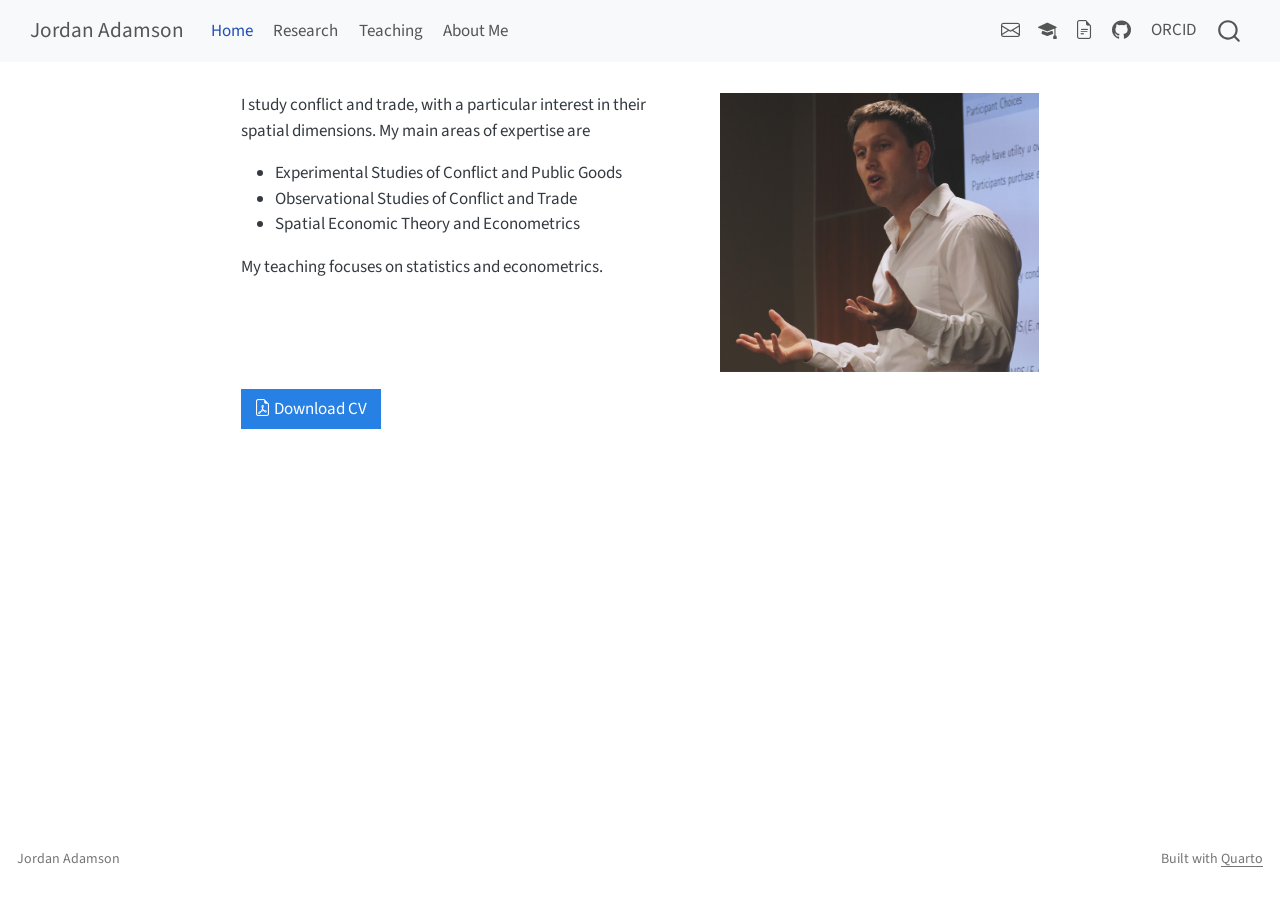
<file: index.html>
<!DOCTYPE html>
<html xmlns="http://www.w3.org/1999/xhtml" lang="en" xml:lang="en"><head>

<meta charset="utf-8">
<meta name="generator" content="quarto-1.10.18">

<meta name="viewport" content="width=device-width, initial-scale=1.0, user-scalable=yes">

<meta name="description" content="Jordan Adamson is an Assistant Professor of Economics at Thompson Rivers University who researches conflict and trade, with a particular interest in their spatial dimensions.">

<title>Jordan Adamson</title>
<style>
/* Default styles provided by pandoc.
** See https://pandoc.org/MANUAL.html#variables-for-html for config info.
*/
span.smallcaps{font-variant: small-caps;}
div.columns{display: flex; gap: 1.5em;}
div.column{flex: auto;}
@media screen {
div.columns{gap: min(4vw, 1.5em);}
div.column{overflow-x: auto;}
}
div.hanging-indent{margin-left: 1.5em; text-indent: -1.5em;}
ul.task-list{list-style: none;}
ul.task-list li input[type="checkbox"] {
  width: 0.8em;
  margin: 0 0.8em 0.2em -1em; /* quarto-specific, see https://github.com/quarto-dev/quarto-cli/issues/4556 */ 
  vertical-align: middle;
}
</style>


<script src="site_libs/quarto-nav/quarto-nav.js"></script>
<script src="site_libs/quarto-nav/headroom.min.js"></script>
<script src="site_libs/clipboard/clipboard.min.js"></script>
<script src="site_libs/quarto-search/autocomplete.umd.js"></script>
<script src="site_libs/quarto-search/fuse.min.js"></script>
<script src="site_libs/quarto-search/quarto-search.js"></script>
<meta name="quarto:offset" content="./">
<link href="./assets/favicon.png" rel="icon" type="image/png">
<script src="site_libs/quarto-html/quarto.js" type="module"></script>
<script src="site_libs/quarto-html/tabsets/tabsets.js" type="module"></script>
<script src="site_libs/quarto-html/popper.min.js"></script>
<script src="site_libs/quarto-html/tippy.umd.min.js"></script>
<script src="site_libs/quarto-html/anchor.min.js"></script>
<link href="site_libs/quarto-html/tippy.css" rel="stylesheet">
<link href="site_libs/quarto-html/quarto-syntax-highlighting-64a204ab8560d761af7679ceaba22944.css" rel="stylesheet" id="quarto-text-highlighting-styles">
<script src="site_libs/bootstrap/bootstrap.min.js"></script>
<link href="site_libs/bootstrap/bootstrap-icons.css" rel="stylesheet">
<link href="site_libs/bootstrap/bootstrap-32643bc00688b413a4b4dac13675c875.min.css" rel="stylesheet" append-hash="true" id="quarto-bootstrap" data-mode="light">
<script id="quarto-search-options" type="application/json">{
  "location": "navbar",
  "copy-button": false,
  "collapse-after": 3,
  "panel-placement": "end",
  "type": "overlay",
  "limit": 50,
  "keyboard-shortcut": [
    "f",
    "/",
    "s"
  ],
  "show-item-context": false,
  "language": {
    "search-no-results-text": "No results",
    "search-matching-documents-text": "matching documents",
    "search-copy-link-title": "Copy link to search",
    "search-hide-matches-text": "Hide additional matches",
    "search-more-match-text": "more match in this document",
    "search-more-matches-text": "more matches in this document",
    "search-clear-button-title": "Clear",
    "search-text-placeholder": "",
    "search-detached-cancel-button-title": "Cancel",
    "search-submit-button-title": "Submit",
    "search-label": "Search"
  }
}</script>


<link rel="stylesheet" href="assets/styles.css">
<meta property="og:title" content="Jordan Adamson">
<meta property="og:description" content="Jordan Adamson is an Assistant Professor of Economics at Thompson Rivers University who researches conflict and trade, with a particular interest in their spatial dimensions.">
<meta property="og:image" content="https://jadamso.github.io/assets/images/2025_virginiatech.jpg">
<meta property="og:site_name" content="Jordan Adamson">
<meta property="og:image:alt" content="Jordan Adamson gesturing while presenting a research talk in front of a projected slide.">
<meta name="twitter:title" content="Jordan Adamson">
<meta name="twitter:description" content="Jordan Adamson is an Assistant Professor of Economics at Thompson Rivers University who researches conflict and trade, with a particular interest in their spatial dimensions.">
<meta name="twitter:image" content="https://jadamso.github.io/assets/images/2025_virginiatech.jpg">
<meta name="twitter:card" content="summary">
<meta name="twitter:image:alt" content="Jordan Adamson gesturing while presenting a research talk in front of a projected slide.">
</head>

<body class="nav-fixed fullcontent quarto-light">

<div id="quarto-search-results"></div>
  <header id="quarto-header" class="headroom fixed-top">
    <nav class="navbar navbar-expand-lg " data-bs-theme="dark">
      <div class="navbar-container container-fluid">
      <div class="navbar-brand-container mx-auto">
    <a class="navbar-brand" href="./index.html">
    <span class="navbar-title">Jordan Adamson</span>
    </a>
  </div>
            <div id="quarto-search" class="" title="Search"></div>
          <button class="navbar-toggler" type="button" data-bs-toggle="collapse" data-bs-target="#navbarCollapse" aria-controls="navbarCollapse" role="menu" aria-expanded="false" aria-label="Toggle navigation" onclick="if (window.quartoToggleHeadroom) { window.quartoToggleHeadroom(); }">
  <span class="navbar-toggler-icon"></span>
</button>
          <div class="collapse navbar-collapse" id="navbarCollapse">
            <ul class="navbar-nav navbar-nav-scroll me-auto">
  <li class="nav-item">
    <a class="nav-link active" href="./index.html" aria-current="page"> 
<span class="menu-text">Home</span></a>
  </li>  
  <li class="nav-item">
    <a class="nav-link" href="./pages/research.html"> 
<span class="menu-text">Research</span></a>
  </li>  
  <li class="nav-item">
    <a class="nav-link" href="./pages/teaching.html"> 
<span class="menu-text">Teaching</span></a>
  </li>  
  <li class="nav-item">
    <a class="nav-link" href="./pages/about.html"> 
<span class="menu-text">About Me</span></a>
  </li>  
</ul>
            <ul class="navbar-nav navbar-nav-scroll ms-auto">
  <li class="nav-item compact">
    <a class="nav-link" href="mailto:jadamson@tru.ca"> <i class="bi bi-envelope" role="img" aria-label="Email">
</i> 
<span class="menu-text"></span></a>
  </li>  
  <li class="nav-item compact">
    <a class="nav-link" href="https://scholar.google.com/citations?user=iS6si_YAAAAJ"> <i class="bi bi-mortarboard-fill" role="img" aria-label="Google Scholar">
</i> 
<span class="menu-text"></span></a>
  </li>  
  <li class="nav-item compact">
    <a class="nav-link" href="https://papers.ssrn.com/sol3/cf_dev/AbsByAuth.cfm?per_id=3161927"> <i class="bi bi-file-earmark-text" role="img" aria-label="SSRN">
</i> 
<span class="menu-text"></span></a>
  </li>  
  <li class="nav-item compact">
    <a class="nav-link" href="https://github.com/Jadamso"> <i class="bi bi-github" role="img" aria-label="GitHub">
</i> 
<span class="menu-text"></span></a>
  </li>  
  <li class="nav-item">
    <a class="nav-link" href="https://orcid.org/0000-0003-3916-6211"> 
<span class="menu-text">ORCID</span></a>
  </li>  
</ul>
          </div> <!-- /navcollapse -->
            <div class="quarto-navbar-tools">
</div>
      </div> <!-- /container-fluid -->
    </nav>
</header>
<!-- content -->
<div id="quarto-content" class="quarto-container page-columns page-rows-contents page-layout-article page-navbar">
<!-- sidebar -->
<!-- margin-sidebar -->
    
<!-- main -->
<main class="content" id="quarto-document-content"><header id="title-block-header" class="quarto-title-block"><h1 class="title display-7">Jordan Adamson</h1></header>

<header id="title-block-header">


</header>


<div class="columns">
<div class="column" style="width:55%;">
<p>I study conflict and trade, with a particular interest in their spatial dimensions. My main areas of expertise are</p>
<ul>
<li>Experimental Studies of Conflict and Public Goods</li>
<li>Observational Studies of Conflict and Trade</li>
<li>Spatial Economic Theory and Econometrics</li>
</ul>
<p>My teaching focuses on statistics and econometrics.</p>
</div><div class="column" style="width:5%;">

</div><div class="column" style="width:40%;">
<p><img src="assets/images/2025_virginiatech.jpg" class="img-fluid" alt="Jordan Adamson gesturing while presenting a research talk in front of a projected slide."></p>
</div>
</div>
<p>
<a href="assets/CV_Adamson.pdf" class="btn btn-primary" role="button" download=""> <i class="bi bi-file-earmark-pdf"></i>&nbsp;Download CV </a>
</p>



</main> <!-- /main -->
<script id="quarto-html-after-body" type="application/javascript">
  window.document.addEventListener("DOMContentLoaded", function (event) {
    const icon = "";
    const anchorJS = new window.AnchorJS();
    anchorJS.options = {
      placement: 'right',
      icon: icon
    };
    anchorJS.add('.anchored');
    const isCodeAnnotation = (el) => {
      for (const clz of el.classList) {
        if (clz.startsWith('code-annotation-')) {                     
          return true;
        }
      }
      return false;
    }
    const onCopySuccess = function(e) {
      // button target
      const button = e.trigger;
      // don't keep focus
      button.blur();
      // flash "checked"
      button.classList.add('code-copy-button-checked');
      var currentTitle = button.getAttribute("title");
      button.setAttribute("title", "Copied!");
      let tooltip;
      if (window.bootstrap) {
        button.setAttribute("data-bs-toggle", "tooltip");
        button.setAttribute("data-bs-placement", "left");
        button.setAttribute("data-bs-title", "Copied!");
        tooltip = new bootstrap.Tooltip(button, 
          { trigger: "manual", 
            customClass: "code-copy-button-tooltip",
            offset: [0, -8]});
        tooltip.show();    
      }
      setTimeout(function() {
        if (tooltip) {
          tooltip.hide();
          button.removeAttribute("data-bs-title");
          button.removeAttribute("data-bs-toggle");
          button.removeAttribute("data-bs-placement");
        }
        button.setAttribute("title", currentTitle);
        button.classList.remove('code-copy-button-checked');
      }, 1000);
      // clear code selection
      e.clearSelection();
    }
    const getTextToCopy = function(trigger) {
      const outerScaffold = trigger.parentElement.cloneNode(true);
      const codeEl = outerScaffold.querySelector('code');
      for (const childEl of codeEl.children) {
        if (isCodeAnnotation(childEl)) {
          childEl.remove();
        }
      }
      return codeEl.innerText;
    }
    const clipboard = new window.ClipboardJS('.code-copy-button:not([data-in-quarto-modal])', {
      text: getTextToCopy
    });
    clipboard.on('success', onCopySuccess);
    if (window.document.getElementById('quarto-embedded-source-code-modal')) {
      const clipboardModal = new window.ClipboardJS('.code-copy-button[data-in-quarto-modal]', {
        text: getTextToCopy,
        container: window.document.getElementById('quarto-embedded-source-code-modal')
      });
      clipboardModal.on('success', onCopySuccess);
    }
      var localhostRegex = new RegExp(/^(?:http|https):\/\/localhost\:?[0-9]*\//);
      var mailtoRegex = new RegExp(/^mailto:/);
        var filterRegex = new RegExp("https:\/\/jadamso\.github\.io");
      var isInternal = (href) => {
          return filterRegex.test(href) || localhostRegex.test(href) || mailtoRegex.test(href);
      }
      // Inspect non-navigation links and adorn them if external
     var links = window.document.querySelectorAll('a[href]:not(.nav-link):not(.navbar-brand):not(.toc-action):not(.sidebar-link):not(.sidebar-item-toggle):not(.pagination-link):not(.no-external):not([aria-hidden]):not(.dropdown-item):not(.quarto-navigation-tool):not(.about-link)');
      for (var i=0; i<links.length; i++) {
        const link = links[i];
        if (!isInternal(link.href)) {
          // undo the damage that might have been done by quarto-nav.js in the case of
          // links that we want to consider external
          if (link.dataset.originalHref !== undefined) {
            link.href = link.dataset.originalHref;
          }
        }
      }
    function tippyHover(el, contentFn, onTriggerFn, onUntriggerFn) {
      const config = {
        allowHTML: true,
        maxWidth: 500,
        delay: 100,
        arrow: false,
        appendTo: function(el) {
            return el.parentElement;
        },
        interactive: true,
        interactiveBorder: 10,
        theme: 'quarto',
        placement: 'bottom-start',
      };
      if (contentFn) {
        config.content = contentFn;
      }
      if (onTriggerFn) {
        config.onTrigger = onTriggerFn;
      }
      if (onUntriggerFn) {
        config.onUntrigger = onUntriggerFn;
      }
      window.tippy(el, config); 
    }
    const noterefs = window.document.querySelectorAll('a[role="doc-noteref"]');
    for (var i=0; i<noterefs.length; i++) {
      const ref = noterefs[i];
      tippyHover(ref, function() {
        // use id or data attribute instead here
        let href = ref.getAttribute('data-footnote-href') || ref.getAttribute('href');
        try { href = new URL(href).hash; } catch {}
        const id = href.replace(/^#\/?/, "");
        const note = window.document.getElementById(id);
        if (note) {
          return note.innerHTML;
        } else {
          return "";
        }
      });
    }
    const xrefs = window.document.querySelectorAll('a.quarto-xref');
    const processXRef = (id, note) => {
      // Strip column container classes
      const stripColumnClz = (el) => {
        el.classList.remove("page-full", "page-columns");
        if (el.children) {
          for (const child of el.children) {
            stripColumnClz(child);
          }
        }
      }
      stripColumnClz(note)
      if (id === null || id.startsWith('sec-')) {
        // Special case sections, only their first couple elements
        const container = document.createElement("div");
        if (note.children && note.children.length > 2) {
          container.appendChild(note.children[0].cloneNode(true));
          for (let i = 1; i < note.children.length; i++) {
            const child = note.children[i];
            if (child.tagName === "P" && child.innerText === "") {
              continue;
            } else {
              container.appendChild(child.cloneNode(true));
              break;
            }
          }
          if (window.Quarto?.typesetMath) {
            window.Quarto.typesetMath(container);
          }
          return container.innerHTML
        } else {
          if (window.Quarto?.typesetMath) {
            window.Quarto.typesetMath(note);
          }
          return note.innerHTML;
        }
      } else {
        // Remove any anchor links if they are present
        const anchorLink = note.querySelector('a.anchorjs-link');
        if (anchorLink) {
          anchorLink.remove();
        }
        if (window.Quarto?.typesetMath) {
          window.Quarto.typesetMath(note);
        }
        if (note.classList.contains("callout")) {
          return note.outerHTML;
        } else {
          return note.innerHTML;
        }
      }
    }
    for (var i=0; i<xrefs.length; i++) {
      const xref = xrefs[i];
      tippyHover(xref, undefined, function(instance) {
        instance.disable();
        let url = xref.getAttribute('href');
        let hash = undefined; 
        if (url.startsWith('#')) {
          hash = url;
        } else {
          try { hash = new URL(url).hash; } catch {}
        }
        if (hash) {
          const id = hash.replace(/^#\/?/, "");
          const note = window.document.getElementById(id);
          if (note !== null) {
            try {
              const html = processXRef(id, note.cloneNode(true));
              instance.setContent(html);
            } finally {
              instance.enable();
              instance.show();
            }
          } else {
            // See if we can fetch this
            fetch(url.split('#')[0])
            .then(res => res.text())
            .then(html => {
              const parser = new DOMParser();
              const htmlDoc = parser.parseFromString(html, "text/html");
              const note = htmlDoc.getElementById(id);
              if (note !== null) {
                const html = processXRef(id, note);
                instance.setContent(html);
              } 
            }).finally(() => {
              instance.enable();
              instance.show();
            });
          }
        } else {
          // See if we can fetch a full url (with no hash to target)
          // This is a special case and we should probably do some content thinning / targeting
          fetch(url)
          .then(res => res.text())
          .then(html => {
            const parser = new DOMParser();
            const htmlDoc = parser.parseFromString(html, "text/html");
            const note = htmlDoc.querySelector('main.content');
            if (note !== null) {
              // This should only happen for chapter cross references
              // (since there is no id in the URL)
              // remove the first header
              if (note.children.length > 0 && note.children[0].tagName === "HEADER") {
                note.children[0].remove();
              }
              const html = processXRef(null, note);
              instance.setContent(html);
            } 
          }).finally(() => {
            instance.enable();
            instance.show();
          });
        }
      }, function(instance) {
      });
    }
        let selectedAnnoteEl;
        const selectorForAnnotation = ( cell, annotation) => {
          let cellAttr = 'data-code-cell="' + cell + '"';
          let lineAttr = 'data-code-annotation="' +  annotation + '"';
          const selector = 'span[' + cellAttr + '][' + lineAttr + ']';
          return selector;
        }
        const selectCodeLines = (annoteEl) => {
          const doc = window.document;
          const targetCell = annoteEl.getAttribute("data-target-cell");
          const targetAnnotation = annoteEl.getAttribute("data-target-annotation");
          const annoteSpan = window.document.querySelector(selectorForAnnotation(targetCell, targetAnnotation));
          const lines = annoteSpan.getAttribute("data-code-lines").split(",");
          const lineIds = lines.map((line) => {
            return targetCell + "-" + line;
          })
          let top = null;
          let height = null;
          let parent = null;
          if (lineIds.length > 0) {
              //compute the position of the single el (top and bottom and make a div)
              const el = window.document.getElementById(lineIds[0]);
              top = el.offsetTop;
              height = el.offsetHeight;
              parent = el.parentElement.parentElement;
            if (lineIds.length > 1) {
              const lastEl = window.document.getElementById(lineIds[lineIds.length - 1]);
              const bottom = lastEl.offsetTop + lastEl.offsetHeight;
              height = bottom - top;
            }
            if (top !== null && height !== null && parent !== null) {
              // cook up a div (if necessary) and position it 
              let div = window.document.getElementById("code-annotation-line-highlight");
              if (div === null) {
                div = window.document.createElement("div");
                div.setAttribute("id", "code-annotation-line-highlight");
                div.style.position = 'absolute';
                parent.appendChild(div);
              }
              div.style.top = top - 2 + "px";
              div.style.height = height + 4 + "px";
              div.style.left = 0;
              let gutterDiv = window.document.getElementById("code-annotation-line-highlight-gutter");
              if (gutterDiv === null) {
                gutterDiv = window.document.createElement("div");
                gutterDiv.setAttribute("id", "code-annotation-line-highlight-gutter");
                gutterDiv.style.position = 'absolute';
                const codeCell = window.document.getElementById(targetCell);
                const gutter = codeCell.querySelector('.code-annotation-gutter');
                gutter.appendChild(gutterDiv);
              }
              gutterDiv.style.top = top - 2 + "px";
              gutterDiv.style.height = height + 4 + "px";
            }
            selectedAnnoteEl = annoteEl;
          }
        };
        const unselectCodeLines = () => {
          const elementsIds = ["code-annotation-line-highlight", "code-annotation-line-highlight-gutter"];
          elementsIds.forEach((elId) => {
            const div = window.document.getElementById(elId);
            if (div) {
              div.remove();
            }
          });
          selectedAnnoteEl = undefined;
        };
          // Handle positioning of the toggle
      window.addEventListener(
        "resize",
        throttle(() => {
          elRect = undefined;
          if (selectedAnnoteEl) {
            selectCodeLines(selectedAnnoteEl);
          }
        }, 10)
      );
      function throttle(fn, ms) {
      let throttle = false;
      let timer;
        return (...args) => {
          if(!throttle) { // first call gets through
              fn.apply(this, args);
              throttle = true;
          } else { // all the others get throttled
              if(timer) clearTimeout(timer); // cancel #2
              timer = setTimeout(() => {
                fn.apply(this, args);
                timer = throttle = false;
              }, ms);
          }
        };
      }
        // Attach click handler to the DT
        const annoteDls = window.document.querySelectorAll('dt[data-target-cell]');
        for (const annoteDlNode of annoteDls) {
          annoteDlNode.addEventListener('click', (event) => {
            const clickedEl = event.target;
            if (clickedEl !== selectedAnnoteEl) {
              unselectCodeLines();
              const activeEl = window.document.querySelector('dt[data-target-cell].code-annotation-active');
              if (activeEl) {
                activeEl.classList.remove('code-annotation-active');
              }
              selectCodeLines(clickedEl);
              clickedEl.classList.add('code-annotation-active');
            } else {
              // Unselect the line
              unselectCodeLines();
              clickedEl.classList.remove('code-annotation-active');
            }
          });
        }
    const findCites = (el) => {
      const parentEl = el.parentElement;
      if (parentEl) {
        const cites = parentEl.dataset.cites;
        if (cites) {
          return {
            el,
            cites: cites.split(' ')
          };
        } else {
          return findCites(el.parentElement)
        }
      } else {
        return undefined;
      }
    };
    var bibliorefs = window.document.querySelectorAll('a[role="doc-biblioref"]');
    for (var i=0; i<bibliorefs.length; i++) {
      const ref = bibliorefs[i];
      const citeInfo = findCites(ref);
      if (citeInfo) {
        tippyHover(citeInfo.el, function() {
          var popup = window.document.createElement('div');
          citeInfo.cites.forEach(function(cite) {
            var citeDiv = window.document.createElement('div');
            citeDiv.classList.add('hanging-indent');
            citeDiv.classList.add('csl-entry');
            var biblioDiv = window.document.getElementById('ref-' + cite);
            if (biblioDiv) {
              citeDiv.innerHTML = biblioDiv.innerHTML;
            }
            popup.appendChild(citeDiv);
          });
          return popup.innerHTML;
        });
      }
    }
  });
  </script>
</div> <!-- /content -->
<footer class="footer">
  <div class="nav-footer">
    <div class="nav-footer-left">
<p>Jordan Adamson</p>
</div>   
    <div class="nav-footer-center">
      &nbsp;
    </div>
    <div class="nav-footer-right">
<p>Built with <a href="https://quarto.org">Quarto</a></p>
</div>
  </div>
</footer>




</body></html>
</file>
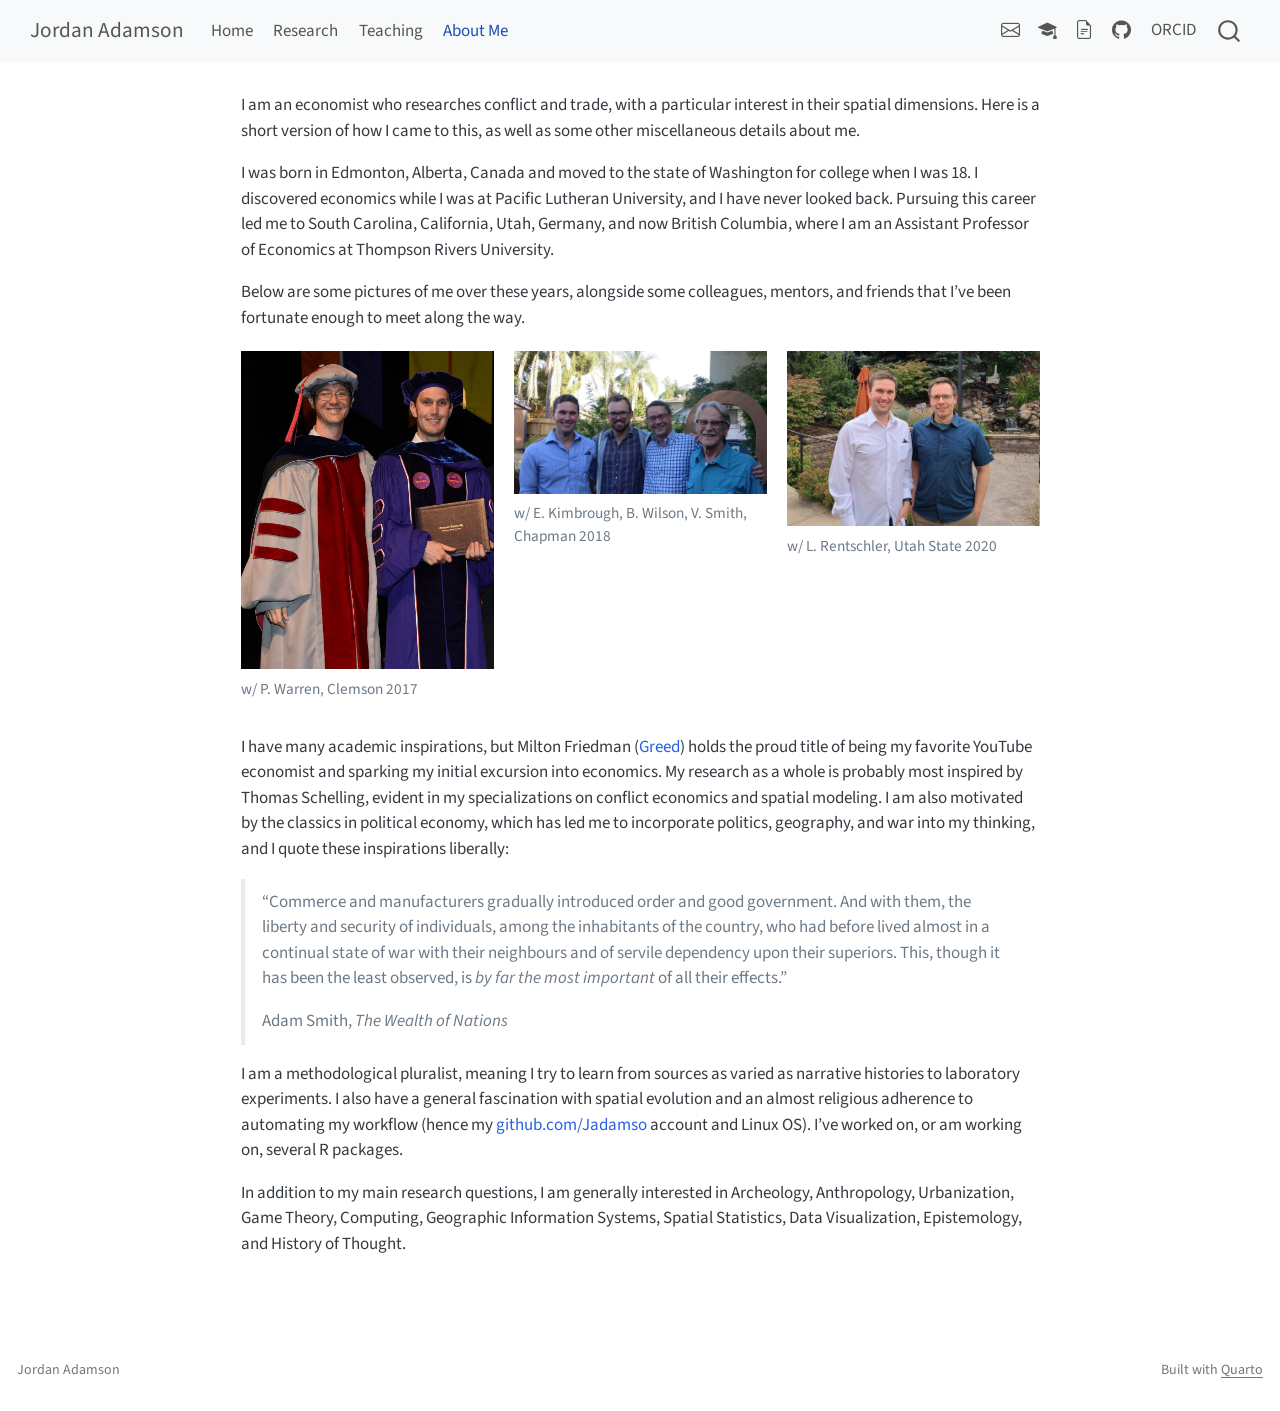
<file: pages/about.html>
<!DOCTYPE html>
<html xmlns="http://www.w3.org/1999/xhtml" lang="en" xml:lang="en"><head>

<meta charset="utf-8">
<meta name="generator" content="quarto-1.10.18">

<meta name="viewport" content="width=device-width, initial-scale=1.0, user-scalable=yes">

<meta name="description" content="How Jordan Adamson came to research conflict and trade, with photos, academic influences, and interests.">

<title>About Me – Jordan Adamson</title>
<style>
/* Default styles provided by pandoc.
** See https://pandoc.org/MANUAL.html#variables-for-html for config info.
*/
span.smallcaps{font-variant: small-caps;}
div.columns{display: flex; gap: 1.5em;}
div.column{flex: auto;}
@media screen {
div.columns{gap: min(4vw, 1.5em);}
div.column{overflow-x: auto;}
}
div.hanging-indent{margin-left: 1.5em; text-indent: -1.5em;}
ul.task-list{list-style: none;}
ul.task-list li input[type="checkbox"] {
  width: 0.8em;
  margin: 0 0.8em 0.2em -1em; /* quarto-specific, see https://github.com/quarto-dev/quarto-cli/issues/4556 */ 
  vertical-align: middle;
}
</style>


<script src="../site_libs/quarto-nav/quarto-nav.js"></script>
<script src="../site_libs/quarto-nav/headroom.min.js"></script>
<script src="../site_libs/clipboard/clipboard.min.js"></script>
<script src="../site_libs/quarto-search/autocomplete.umd.js"></script>
<script src="../site_libs/quarto-search/fuse.min.js"></script>
<script src="../site_libs/quarto-search/quarto-search.js"></script>
<meta name="quarto:offset" content="../">
<link href="../assets/favicon.png" rel="icon" type="image/png">
<script src="../site_libs/quarto-html/quarto.js" type="module"></script>
<script src="../site_libs/quarto-html/tabsets/tabsets.js" type="module"></script>
<script src="../site_libs/quarto-html/popper.min.js"></script>
<script src="../site_libs/quarto-html/tippy.umd.min.js"></script>
<script src="../site_libs/quarto-html/anchor.min.js"></script>
<link href="../site_libs/quarto-html/tippy.css" rel="stylesheet">
<link href="../site_libs/quarto-html/quarto-syntax-highlighting-64a204ab8560d761af7679ceaba22944.css" rel="stylesheet" id="quarto-text-highlighting-styles">
<script src="../site_libs/bootstrap/bootstrap.min.js"></script>
<link href="../site_libs/bootstrap/bootstrap-icons.css" rel="stylesheet">
<link href="../site_libs/bootstrap/bootstrap-32643bc00688b413a4b4dac13675c875.min.css" rel="stylesheet" append-hash="true" id="quarto-bootstrap" data-mode="light">
<script id="quarto-search-options" type="application/json">{
  "location": "navbar",
  "copy-button": false,
  "collapse-after": 3,
  "panel-placement": "end",
  "type": "overlay",
  "limit": 50,
  "keyboard-shortcut": [
    "f",
    "/",
    "s"
  ],
  "show-item-context": false,
  "language": {
    "search-no-results-text": "No results",
    "search-matching-documents-text": "matching documents",
    "search-copy-link-title": "Copy link to search",
    "search-hide-matches-text": "Hide additional matches",
    "search-more-match-text": "more match in this document",
    "search-more-matches-text": "more matches in this document",
    "search-clear-button-title": "Clear",
    "search-text-placeholder": "",
    "search-detached-cancel-button-title": "Cancel",
    "search-submit-button-title": "Submit",
    "search-label": "Search"
  }
}</script>


<link rel="stylesheet" href="../assets/styles.css">
<meta property="og:title" content="About Me – Jordan Adamson">
<meta property="og:description" content="How Jordan Adamson came to research conflict and trade, with photos, academic influences, and interests.">
<meta property="og:image" content="https://jadamso.github.io/assets/images/2017_clemson_warren.jpg">
<meta property="og:site_name" content="Jordan Adamson">
<meta property="og:image:alt" content="Two people in doctoral robes smiling on a graduation stage, one holding a Clemson University diploma cover.">
<meta name="twitter:title" content="About Me – Jordan Adamson">
<meta name="twitter:description" content="How Jordan Adamson came to research conflict and trade, with photos, academic influences, and interests.">
<meta name="twitter:image" content="https://jadamso.github.io/assets/images/2017_clemson_warren.jpg">
<meta name="twitter:card" content="summary">
<meta name="twitter:image:alt" content="Two people in doctoral robes smiling on a graduation stage, one holding a Clemson University diploma cover.">
</head>

<body class="nav-fixed fullcontent quarto-light">

<div id="quarto-search-results"></div>
  <header id="quarto-header" class="headroom fixed-top">
    <nav class="navbar navbar-expand-lg " data-bs-theme="dark">
      <div class="navbar-container container-fluid">
      <div class="navbar-brand-container mx-auto">
    <a class="navbar-brand" href="../index.html">
    <span class="navbar-title">Jordan Adamson</span>
    </a>
  </div>
            <div id="quarto-search" class="" title="Search"></div>
          <button class="navbar-toggler" type="button" data-bs-toggle="collapse" data-bs-target="#navbarCollapse" aria-controls="navbarCollapse" role="menu" aria-expanded="false" aria-label="Toggle navigation" onclick="if (window.quartoToggleHeadroom) { window.quartoToggleHeadroom(); }">
  <span class="navbar-toggler-icon"></span>
</button>
          <div class="collapse navbar-collapse" id="navbarCollapse">
            <ul class="navbar-nav navbar-nav-scroll me-auto">
  <li class="nav-item">
    <a class="nav-link" href="../index.html"> 
<span class="menu-text">Home</span></a>
  </li>  
  <li class="nav-item">
    <a class="nav-link" href="../pages/research.html"> 
<span class="menu-text">Research</span></a>
  </li>  
  <li class="nav-item">
    <a class="nav-link" href="../pages/teaching.html"> 
<span class="menu-text">Teaching</span></a>
  </li>  
  <li class="nav-item">
    <a class="nav-link active" href="../pages/about.html" aria-current="page"> 
<span class="menu-text">About Me</span></a>
  </li>  
</ul>
            <ul class="navbar-nav navbar-nav-scroll ms-auto">
  <li class="nav-item compact">
    <a class="nav-link" href="mailto:jadamson@tru.ca"> <i class="bi bi-envelope" role="img" aria-label="Email">
</i> 
<span class="menu-text"></span></a>
  </li>  
  <li class="nav-item compact">
    <a class="nav-link" href="https://scholar.google.com/citations?user=iS6si_YAAAAJ"> <i class="bi bi-mortarboard-fill" role="img" aria-label="Google Scholar">
</i> 
<span class="menu-text"></span></a>
  </li>  
  <li class="nav-item compact">
    <a class="nav-link" href="https://papers.ssrn.com/sol3/cf_dev/AbsByAuth.cfm?per_id=3161927"> <i class="bi bi-file-earmark-text" role="img" aria-label="SSRN">
</i> 
<span class="menu-text"></span></a>
  </li>  
  <li class="nav-item compact">
    <a class="nav-link" href="https://github.com/Jadamso"> <i class="bi bi-github" role="img" aria-label="GitHub">
</i> 
<span class="menu-text"></span></a>
  </li>  
  <li class="nav-item">
    <a class="nav-link" href="https://orcid.org/0000-0003-3916-6211"> 
<span class="menu-text">ORCID</span></a>
  </li>  
</ul>
          </div> <!-- /navcollapse -->
            <div class="quarto-navbar-tools">
</div>
      </div> <!-- /container-fluid -->
    </nav>
</header>
<!-- content -->
<div id="quarto-content" class="quarto-container page-columns page-rows-contents page-layout-article page-navbar">
<!-- sidebar -->
<!-- margin-sidebar -->
    
<!-- main -->
<main class="content" id="quarto-document-content"><header id="title-block-header" class="quarto-title-block"><h1 class="title display-7">About Me</h1></header>

<header id="title-block-header">


</header>


<p>I am an economist who researches conflict and trade, with a particular interest in their spatial dimensions. Here is a short version of how I came to this, as well as some other miscellaneous details about me.</p>
<p>I was born in Edmonton, Alberta, Canada and moved to the state of Washington for college when I was 18. I discovered economics while I was at Pacific Lutheran University, and I have never looked back. Pursuing this career led me to South Carolina, California, Utah, Germany, and now British Columbia, where I am an Assistant Professor of Economics at Thompson Rivers University.</p>
<p>Below are some pictures of me over these years, alongside some colleagues, mentors, and friends that I’ve been fortunate enough to meet along the way.</p>
<div class="quarto-layout-panel" data-layout-ncol="3">
<div class="quarto-layout-row">
<div class="quarto-layout-cell" style="flex-basis: 33.3%;justify-content: flex-start;">
<div class="quarto-figure quarto-figure-center">
<figure class="figure">
<p><img src="../assets/images/2017_clemson_warren.jpg" class="img-fluid figure-img" alt="Two people in doctoral robes smiling on a graduation stage, one holding a Clemson University diploma cover."></p>
<figcaption>w/ P. Warren, Clemson 2017</figcaption>
</figure>
</div>
</div>
<div class="quarto-layout-cell" style="flex-basis: 33.3%;justify-content: flex-start;">
<div class="quarto-figure quarto-figure-center">
<figure class="figure">
<p><img src="../assets/images/2018_chapman_kimbrough_wilson_smith.jpg" class="img-fluid figure-img" alt="Four people standing side by side in a garden with palm trees behind them."></p>
<figcaption>w/ E. Kimbrough, B. Wilson, V. Smith, Chapman 2018</figcaption>
</figure>
</div>
</div>
<div class="quarto-layout-cell" style="flex-basis: 33.3%;justify-content: flex-start;">
<div class="quarto-figure quarto-figure-center">
<figure class="figure">
<p><img src="../assets/images/2020_utahstate_rentschler.jpg" class="img-fluid figure-img" alt="Two people standing outdoors in front of a landscaped garden with a small waterfall."></p>
<figcaption>w/ L. Rentschler, Utah State 2020</figcaption>
</figure>
</div>
</div>
</div>
</div>
<p>I have many academic inspirations, but Milton Friedman (<a href="https://www.youtube.com/watch?v=RWsx1X8PV_A">Greed</a>) holds the proud title of being my favorite YouTube economist and sparking my initial excursion into economics. My research as a whole is probably most inspired by Thomas Schelling, evident in my specializations on conflict economics and spatial modeling. I am also motivated by the classics in political economy, which has led me to incorporate politics, geography, and war into my thinking, and I quote these inspirations liberally:</p>
<blockquote class="blockquote">
<p>“Commerce and manufacturers gradually introduced order and good government. And with them, the liberty and security of individuals, among the inhabitants of the country, who had before lived almost in a continual state of war with their neighbours and of servile dependency upon their superiors. This, though it has been the least observed, is <em>by far the most important</em> of all their effects.”</p>
<p>Adam Smith, <em>The Wealth of Nations</em></p>
</blockquote>
<p>I am a methodological pluralist, meaning I try to learn from sources as varied as narrative histories to laboratory experiments. I also have a general fascination with spatial evolution and an almost religious adherence to automating my workflow (hence my <a href="https://github.com/Jadamso">github.com/Jadamso</a> account and Linux OS). I’ve worked on, or am working on, several R packages.</p>
<p>In addition to my main research questions, I am generally interested in Archeology, Anthropology, Urbanization, Game Theory, Computing, Geographic Information Systems, Spatial Statistics, Data Visualization, Epistemology, and History of Thought.</p>
<!--
Since graduate school, I've grown to enjoy writing. (Including a little poem
below, which I guess is a sign I've read too much McCloskey if I did not make
a haiku about the pigeon-hole principle as an undergraduate.) Over the last
several years, I've also enjoyed learning about Leipzig: previously a major
European city at the confluence of both the major European East–West and
North–South trade routes, and making a comeback from DDR times. Now I am
looking forward to exploring the Rocky Mountains with my family in Kamloops.
-->
<!--
### The Little Poem of the Applied Econometrician

> Have little faith in statistics sold,\
> for most that glitters is not gold.\
> Theory helps when it's done right,\
> but math alone has few insights.\
> External forces play their part,\
> but human choice is at heart.

ChatGPT version (which is better?):

> Place little trust in data's gleam,\
> For not all gold reflects its beam.\
> Theory shines when crafted well,\
> But numbers alone lack stories to tell.\
> External forces play their role,\
> Yet human choice lies at the soul.
-->



</main> <!-- /main -->
<script id="quarto-html-after-body" type="application/javascript">
  window.document.addEventListener("DOMContentLoaded", function (event) {
    const icon = "";
    const anchorJS = new window.AnchorJS();
    anchorJS.options = {
      placement: 'right',
      icon: icon
    };
    anchorJS.add('.anchored');
    const isCodeAnnotation = (el) => {
      for (const clz of el.classList) {
        if (clz.startsWith('code-annotation-')) {                     
          return true;
        }
      }
      return false;
    }
    const onCopySuccess = function(e) {
      // button target
      const button = e.trigger;
      // don't keep focus
      button.blur();
      // flash "checked"
      button.classList.add('code-copy-button-checked');
      var currentTitle = button.getAttribute("title");
      button.setAttribute("title", "Copied!");
      let tooltip;
      if (window.bootstrap) {
        button.setAttribute("data-bs-toggle", "tooltip");
        button.setAttribute("data-bs-placement", "left");
        button.setAttribute("data-bs-title", "Copied!");
        tooltip = new bootstrap.Tooltip(button, 
          { trigger: "manual", 
            customClass: "code-copy-button-tooltip",
            offset: [0, -8]});
        tooltip.show();    
      }
      setTimeout(function() {
        if (tooltip) {
          tooltip.hide();
          button.removeAttribute("data-bs-title");
          button.removeAttribute("data-bs-toggle");
          button.removeAttribute("data-bs-placement");
        }
        button.setAttribute("title", currentTitle);
        button.classList.remove('code-copy-button-checked');
      }, 1000);
      // clear code selection
      e.clearSelection();
    }
    const getTextToCopy = function(trigger) {
      const outerScaffold = trigger.parentElement.cloneNode(true);
      const codeEl = outerScaffold.querySelector('code');
      for (const childEl of codeEl.children) {
        if (isCodeAnnotation(childEl)) {
          childEl.remove();
        }
      }
      return codeEl.innerText;
    }
    const clipboard = new window.ClipboardJS('.code-copy-button:not([data-in-quarto-modal])', {
      text: getTextToCopy
    });
    clipboard.on('success', onCopySuccess);
    if (window.document.getElementById('quarto-embedded-source-code-modal')) {
      const clipboardModal = new window.ClipboardJS('.code-copy-button[data-in-quarto-modal]', {
        text: getTextToCopy,
        container: window.document.getElementById('quarto-embedded-source-code-modal')
      });
      clipboardModal.on('success', onCopySuccess);
    }
      var localhostRegex = new RegExp(/^(?:http|https):\/\/localhost\:?[0-9]*\//);
      var mailtoRegex = new RegExp(/^mailto:/);
        var filterRegex = new RegExp("https:\/\/jadamso\.github\.io");
      var isInternal = (href) => {
          return filterRegex.test(href) || localhostRegex.test(href) || mailtoRegex.test(href);
      }
      // Inspect non-navigation links and adorn them if external
     var links = window.document.querySelectorAll('a[href]:not(.nav-link):not(.navbar-brand):not(.toc-action):not(.sidebar-link):not(.sidebar-item-toggle):not(.pagination-link):not(.no-external):not([aria-hidden]):not(.dropdown-item):not(.quarto-navigation-tool):not(.about-link)');
      for (var i=0; i<links.length; i++) {
        const link = links[i];
        if (!isInternal(link.href)) {
          // undo the damage that might have been done by quarto-nav.js in the case of
          // links that we want to consider external
          if (link.dataset.originalHref !== undefined) {
            link.href = link.dataset.originalHref;
          }
        }
      }
    function tippyHover(el, contentFn, onTriggerFn, onUntriggerFn) {
      const config = {
        allowHTML: true,
        maxWidth: 500,
        delay: 100,
        arrow: false,
        appendTo: function(el) {
            return el.parentElement;
        },
        interactive: true,
        interactiveBorder: 10,
        theme: 'quarto',
        placement: 'bottom-start',
      };
      if (contentFn) {
        config.content = contentFn;
      }
      if (onTriggerFn) {
        config.onTrigger = onTriggerFn;
      }
      if (onUntriggerFn) {
        config.onUntrigger = onUntriggerFn;
      }
      window.tippy(el, config); 
    }
    const noterefs = window.document.querySelectorAll('a[role="doc-noteref"]');
    for (var i=0; i<noterefs.length; i++) {
      const ref = noterefs[i];
      tippyHover(ref, function() {
        // use id or data attribute instead here
        let href = ref.getAttribute('data-footnote-href') || ref.getAttribute('href');
        try { href = new URL(href).hash; } catch {}
        const id = href.replace(/^#\/?/, "");
        const note = window.document.getElementById(id);
        if (note) {
          return note.innerHTML;
        } else {
          return "";
        }
      });
    }
    const xrefs = window.document.querySelectorAll('a.quarto-xref');
    const processXRef = (id, note) => {
      // Strip column container classes
      const stripColumnClz = (el) => {
        el.classList.remove("page-full", "page-columns");
        if (el.children) {
          for (const child of el.children) {
            stripColumnClz(child);
          }
        }
      }
      stripColumnClz(note)
      if (id === null || id.startsWith('sec-')) {
        // Special case sections, only their first couple elements
        const container = document.createElement("div");
        if (note.children && note.children.length > 2) {
          container.appendChild(note.children[0].cloneNode(true));
          for (let i = 1; i < note.children.length; i++) {
            const child = note.children[i];
            if (child.tagName === "P" && child.innerText === "") {
              continue;
            } else {
              container.appendChild(child.cloneNode(true));
              break;
            }
          }
          if (window.Quarto?.typesetMath) {
            window.Quarto.typesetMath(container);
          }
          return container.innerHTML
        } else {
          if (window.Quarto?.typesetMath) {
            window.Quarto.typesetMath(note);
          }
          return note.innerHTML;
        }
      } else {
        // Remove any anchor links if they are present
        const anchorLink = note.querySelector('a.anchorjs-link');
        if (anchorLink) {
          anchorLink.remove();
        }
        if (window.Quarto?.typesetMath) {
          window.Quarto.typesetMath(note);
        }
        if (note.classList.contains("callout")) {
          return note.outerHTML;
        } else {
          return note.innerHTML;
        }
      }
    }
    for (var i=0; i<xrefs.length; i++) {
      const xref = xrefs[i];
      tippyHover(xref, undefined, function(instance) {
        instance.disable();
        let url = xref.getAttribute('href');
        let hash = undefined; 
        if (url.startsWith('#')) {
          hash = url;
        } else {
          try { hash = new URL(url).hash; } catch {}
        }
        if (hash) {
          const id = hash.replace(/^#\/?/, "");
          const note = window.document.getElementById(id);
          if (note !== null) {
            try {
              const html = processXRef(id, note.cloneNode(true));
              instance.setContent(html);
            } finally {
              instance.enable();
              instance.show();
            }
          } else {
            // See if we can fetch this
            fetch(url.split('#')[0])
            .then(res => res.text())
            .then(html => {
              const parser = new DOMParser();
              const htmlDoc = parser.parseFromString(html, "text/html");
              const note = htmlDoc.getElementById(id);
              if (note !== null) {
                const html = processXRef(id, note);
                instance.setContent(html);
              } 
            }).finally(() => {
              instance.enable();
              instance.show();
            });
          }
        } else {
          // See if we can fetch a full url (with no hash to target)
          // This is a special case and we should probably do some content thinning / targeting
          fetch(url)
          .then(res => res.text())
          .then(html => {
            const parser = new DOMParser();
            const htmlDoc = parser.parseFromString(html, "text/html");
            const note = htmlDoc.querySelector('main.content');
            if (note !== null) {
              // This should only happen for chapter cross references
              // (since there is no id in the URL)
              // remove the first header
              if (note.children.length > 0 && note.children[0].tagName === "HEADER") {
                note.children[0].remove();
              }
              const html = processXRef(null, note);
              instance.setContent(html);
            } 
          }).finally(() => {
            instance.enable();
            instance.show();
          });
        }
      }, function(instance) {
      });
    }
        let selectedAnnoteEl;
        const selectorForAnnotation = ( cell, annotation) => {
          let cellAttr = 'data-code-cell="' + cell + '"';
          let lineAttr = 'data-code-annotation="' +  annotation + '"';
          const selector = 'span[' + cellAttr + '][' + lineAttr + ']';
          return selector;
        }
        const selectCodeLines = (annoteEl) => {
          const doc = window.document;
          const targetCell = annoteEl.getAttribute("data-target-cell");
          const targetAnnotation = annoteEl.getAttribute("data-target-annotation");
          const annoteSpan = window.document.querySelector(selectorForAnnotation(targetCell, targetAnnotation));
          const lines = annoteSpan.getAttribute("data-code-lines").split(",");
          const lineIds = lines.map((line) => {
            return targetCell + "-" + line;
          })
          let top = null;
          let height = null;
          let parent = null;
          if (lineIds.length > 0) {
              //compute the position of the single el (top and bottom and make a div)
              const el = window.document.getElementById(lineIds[0]);
              top = el.offsetTop;
              height = el.offsetHeight;
              parent = el.parentElement.parentElement;
            if (lineIds.length > 1) {
              const lastEl = window.document.getElementById(lineIds[lineIds.length - 1]);
              const bottom = lastEl.offsetTop + lastEl.offsetHeight;
              height = bottom - top;
            }
            if (top !== null && height !== null && parent !== null) {
              // cook up a div (if necessary) and position it 
              let div = window.document.getElementById("code-annotation-line-highlight");
              if (div === null) {
                div = window.document.createElement("div");
                div.setAttribute("id", "code-annotation-line-highlight");
                div.style.position = 'absolute';
                parent.appendChild(div);
              }
              div.style.top = top - 2 + "px";
              div.style.height = height + 4 + "px";
              div.style.left = 0;
              let gutterDiv = window.document.getElementById("code-annotation-line-highlight-gutter");
              if (gutterDiv === null) {
                gutterDiv = window.document.createElement("div");
                gutterDiv.setAttribute("id", "code-annotation-line-highlight-gutter");
                gutterDiv.style.position = 'absolute';
                const codeCell = window.document.getElementById(targetCell);
                const gutter = codeCell.querySelector('.code-annotation-gutter');
                gutter.appendChild(gutterDiv);
              }
              gutterDiv.style.top = top - 2 + "px";
              gutterDiv.style.height = height + 4 + "px";
            }
            selectedAnnoteEl = annoteEl;
          }
        };
        const unselectCodeLines = () => {
          const elementsIds = ["code-annotation-line-highlight", "code-annotation-line-highlight-gutter"];
          elementsIds.forEach((elId) => {
            const div = window.document.getElementById(elId);
            if (div) {
              div.remove();
            }
          });
          selectedAnnoteEl = undefined;
        };
          // Handle positioning of the toggle
      window.addEventListener(
        "resize",
        throttle(() => {
          elRect = undefined;
          if (selectedAnnoteEl) {
            selectCodeLines(selectedAnnoteEl);
          }
        }, 10)
      );
      function throttle(fn, ms) {
      let throttle = false;
      let timer;
        return (...args) => {
          if(!throttle) { // first call gets through
              fn.apply(this, args);
              throttle = true;
          } else { // all the others get throttled
              if(timer) clearTimeout(timer); // cancel #2
              timer = setTimeout(() => {
                fn.apply(this, args);
                timer = throttle = false;
              }, ms);
          }
        };
      }
        // Attach click handler to the DT
        const annoteDls = window.document.querySelectorAll('dt[data-target-cell]');
        for (const annoteDlNode of annoteDls) {
          annoteDlNode.addEventListener('click', (event) => {
            const clickedEl = event.target;
            if (clickedEl !== selectedAnnoteEl) {
              unselectCodeLines();
              const activeEl = window.document.querySelector('dt[data-target-cell].code-annotation-active');
              if (activeEl) {
                activeEl.classList.remove('code-annotation-active');
              }
              selectCodeLines(clickedEl);
              clickedEl.classList.add('code-annotation-active');
            } else {
              // Unselect the line
              unselectCodeLines();
              clickedEl.classList.remove('code-annotation-active');
            }
          });
        }
    const findCites = (el) => {
      const parentEl = el.parentElement;
      if (parentEl) {
        const cites = parentEl.dataset.cites;
        if (cites) {
          return {
            el,
            cites: cites.split(' ')
          };
        } else {
          return findCites(el.parentElement)
        }
      } else {
        return undefined;
      }
    };
    var bibliorefs = window.document.querySelectorAll('a[role="doc-biblioref"]');
    for (var i=0; i<bibliorefs.length; i++) {
      const ref = bibliorefs[i];
      const citeInfo = findCites(ref);
      if (citeInfo) {
        tippyHover(citeInfo.el, function() {
          var popup = window.document.createElement('div');
          citeInfo.cites.forEach(function(cite) {
            var citeDiv = window.document.createElement('div');
            citeDiv.classList.add('hanging-indent');
            citeDiv.classList.add('csl-entry');
            var biblioDiv = window.document.getElementById('ref-' + cite);
            if (biblioDiv) {
              citeDiv.innerHTML = biblioDiv.innerHTML;
            }
            popup.appendChild(citeDiv);
          });
          return popup.innerHTML;
        });
      }
    }
  });
  </script>
</div> <!-- /content -->
<footer class="footer">
  <div class="nav-footer">
    <div class="nav-footer-left">
<p>Jordan Adamson</p>
</div>   
    <div class="nav-footer-center">
      &nbsp;
    </div>
    <div class="nav-footer-right">
<p>Built with <a href="https://quarto.org">Quarto</a></p>
</div>
  </div>
</footer>




</body></html>
</file>
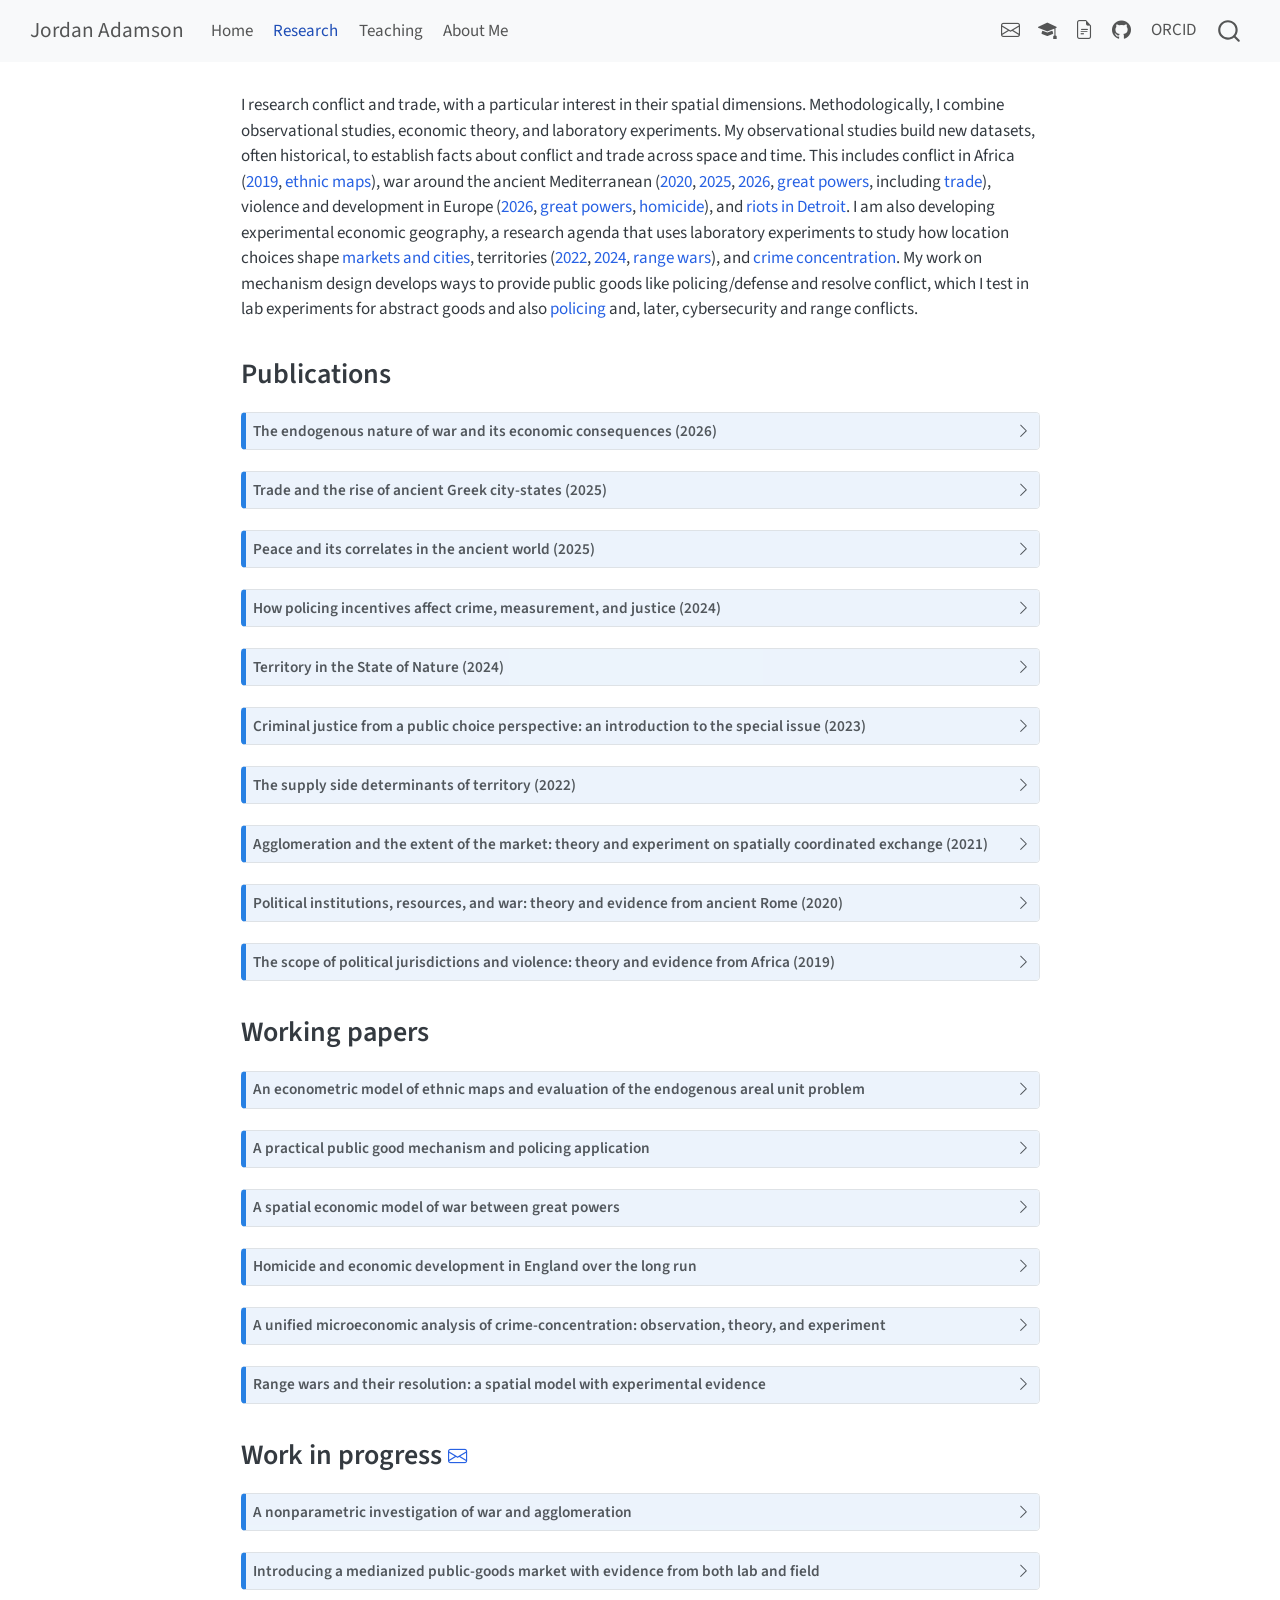
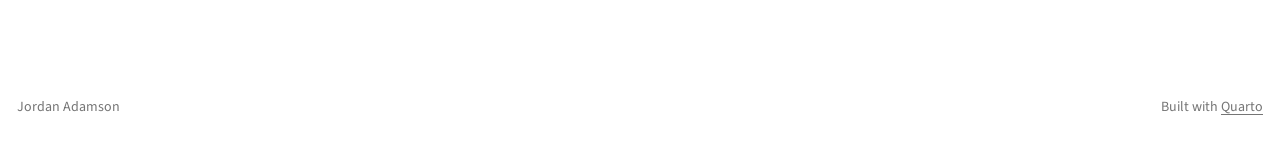
<file: pages/research.html>
<!DOCTYPE html>
<html xmlns="http://www.w3.org/1999/xhtml" lang="en" xml:lang="en"><head>

<meta charset="utf-8">
<meta name="generator" content="quarto-1.10.18">

<meta name="viewport" content="width=device-width, initial-scale=1.0, user-scalable=yes">

<meta name="description" content="Publications, working papers, and work in progress by Jordan Adamson on conflict and trade, with a particular interest in their spatial dimensions.">

<title>Research – Jordan Adamson</title>
<style>
/* Default styles provided by pandoc.
** See https://pandoc.org/MANUAL.html#variables-for-html for config info.
*/
span.smallcaps{font-variant: small-caps;}
div.columns{display: flex; gap: 1.5em;}
div.column{flex: auto;}
@media screen {
div.columns{gap: min(4vw, 1.5em);}
div.column{overflow-x: auto;}
}
div.hanging-indent{margin-left: 1.5em; text-indent: -1.5em;}
ul.task-list{list-style: none;}
ul.task-list li input[type="checkbox"] {
  width: 0.8em;
  margin: 0 0.8em 0.2em -1em; /* quarto-specific, see https://github.com/quarto-dev/quarto-cli/issues/4556 */ 
  vertical-align: middle;
}
</style>


<script src="../site_libs/quarto-nav/quarto-nav.js"></script>
<script src="../site_libs/quarto-nav/headroom.min.js"></script>
<script src="../site_libs/clipboard/clipboard.min.js"></script>
<script src="../site_libs/quarto-search/autocomplete.umd.js"></script>
<script src="../site_libs/quarto-search/fuse.min.js"></script>
<script src="../site_libs/quarto-search/quarto-search.js"></script>
<meta name="quarto:offset" content="../">
<link href="../assets/favicon.png" rel="icon" type="image/png">
<script src="../site_libs/quarto-html/quarto.js" type="module"></script>
<script src="../site_libs/quarto-html/tabsets/tabsets.js" type="module"></script>
<script src="../site_libs/quarto-html/popper.min.js"></script>
<script src="../site_libs/quarto-html/tippy.umd.min.js"></script>
<script src="../site_libs/quarto-html/anchor.min.js"></script>
<link href="../site_libs/quarto-html/tippy.css" rel="stylesheet">
<link href="../site_libs/quarto-html/quarto-syntax-highlighting-64a204ab8560d761af7679ceaba22944.css" rel="stylesheet" id="quarto-text-highlighting-styles">
<script src="../site_libs/bootstrap/bootstrap.min.js"></script>
<link href="../site_libs/bootstrap/bootstrap-icons.css" rel="stylesheet">
<link href="../site_libs/bootstrap/bootstrap-32643bc00688b413a4b4dac13675c875.min.css" rel="stylesheet" append-hash="true" id="quarto-bootstrap" data-mode="light">
<script id="quarto-search-options" type="application/json">{
  "location": "navbar",
  "copy-button": false,
  "collapse-after": 3,
  "panel-placement": "end",
  "type": "overlay",
  "limit": 50,
  "keyboard-shortcut": [
    "f",
    "/",
    "s"
  ],
  "show-item-context": false,
  "language": {
    "search-no-results-text": "No results",
    "search-matching-documents-text": "matching documents",
    "search-copy-link-title": "Copy link to search",
    "search-hide-matches-text": "Hide additional matches",
    "search-more-match-text": "more match in this document",
    "search-more-matches-text": "more matches in this document",
    "search-clear-button-title": "Clear",
    "search-text-placeholder": "",
    "search-detached-cancel-button-title": "Cancel",
    "search-submit-button-title": "Submit",
    "search-label": "Search"
  }
}</script>


<link rel="stylesheet" href="../assets/styles.css">
<meta property="og:title" content="Research – Jordan Adamson">
<meta property="og:description" content="Publications, working papers, and work in progress by Jordan Adamson on conflict and trade, with a particular interest in their spatial dimensions.">
<meta property="og:image" content="https://jadamso.github.io/assets/images/2025_virginiatech.jpg">
<meta property="og:site_name" content="Jordan Adamson">
<meta name="twitter:title" content="Research – Jordan Adamson">
<meta name="twitter:description" content="Publications, working papers, and work in progress by Jordan Adamson on conflict and trade, with a particular interest in their spatial dimensions.">
<meta name="twitter:image" content="https://jadamso.github.io/assets/images/2025_virginiatech.jpg">
<meta name="twitter:card" content="summary">
</head>

<body class="nav-fixed fullcontent quarto-light">

<div id="quarto-search-results"></div>
  <header id="quarto-header" class="headroom fixed-top">
    <nav class="navbar navbar-expand-lg " data-bs-theme="dark">
      <div class="navbar-container container-fluid">
      <div class="navbar-brand-container mx-auto">
    <a class="navbar-brand" href="../index.html">
    <span class="navbar-title">Jordan Adamson</span>
    </a>
  </div>
            <div id="quarto-search" class="" title="Search"></div>
          <button class="navbar-toggler" type="button" data-bs-toggle="collapse" data-bs-target="#navbarCollapse" aria-controls="navbarCollapse" role="menu" aria-expanded="false" aria-label="Toggle navigation" onclick="if (window.quartoToggleHeadroom) { window.quartoToggleHeadroom(); }">
  <span class="navbar-toggler-icon"></span>
</button>
          <div class="collapse navbar-collapse" id="navbarCollapse">
            <ul class="navbar-nav navbar-nav-scroll me-auto">
  <li class="nav-item">
    <a class="nav-link" href="../index.html"> 
<span class="menu-text">Home</span></a>
  </li>  
  <li class="nav-item">
    <a class="nav-link active" href="../pages/research.html" aria-current="page"> 
<span class="menu-text">Research</span></a>
  </li>  
  <li class="nav-item">
    <a class="nav-link" href="../pages/teaching.html"> 
<span class="menu-text">Teaching</span></a>
  </li>  
  <li class="nav-item">
    <a class="nav-link" href="../pages/about.html"> 
<span class="menu-text">About Me</span></a>
  </li>  
</ul>
            <ul class="navbar-nav navbar-nav-scroll ms-auto">
  <li class="nav-item compact">
    <a class="nav-link" href="mailto:jadamson@tru.ca"> <i class="bi bi-envelope" role="img" aria-label="Email">
</i> 
<span class="menu-text"></span></a>
  </li>  
  <li class="nav-item compact">
    <a class="nav-link" href="https://scholar.google.com/citations?user=iS6si_YAAAAJ"> <i class="bi bi-mortarboard-fill" role="img" aria-label="Google Scholar">
</i> 
<span class="menu-text"></span></a>
  </li>  
  <li class="nav-item compact">
    <a class="nav-link" href="https://papers.ssrn.com/sol3/cf_dev/AbsByAuth.cfm?per_id=3161927"> <i class="bi bi-file-earmark-text" role="img" aria-label="SSRN">
</i> 
<span class="menu-text"></span></a>
  </li>  
  <li class="nav-item compact">
    <a class="nav-link" href="https://github.com/Jadamso"> <i class="bi bi-github" role="img" aria-label="GitHub">
</i> 
<span class="menu-text"></span></a>
  </li>  
  <li class="nav-item">
    <a class="nav-link" href="https://orcid.org/0000-0003-3916-6211"> 
<span class="menu-text">ORCID</span></a>
  </li>  
</ul>
          </div> <!-- /navcollapse -->
            <div class="quarto-navbar-tools">
</div>
      </div> <!-- /container-fluid -->
    </nav>
</header>
<!-- content -->
<div id="quarto-content" class="quarto-container page-columns page-rows-contents page-layout-article page-navbar">
<!-- sidebar -->
<!-- margin-sidebar -->
    
<!-- main -->
<main class="content" id="quarto-document-content"><header id="title-block-header" class="quarto-title-block"><h1 class="title display-7">Research</h1></header>

<header id="title-block-header">


</header>


<p>I research conflict and trade, with a particular interest in their spatial dimensions. Methodologically, I combine observational studies, economic theory, and laboratory experiments. My observational studies build new datasets, often historical, to establish facts about conflict and trade across space and time. This includes conflict in Africa (<a href="#jurisdictions-violence-africa">2019</a>, <a href="#ethnic-maps">ethnic maps</a>), war around the ancient Mediterranean (<a href="#institutions-war-ancient-rome">2020</a>, <a href="#peace-ancient-world">2025</a>, <a href="#war-economic-consequences">2026</a>, <a href="#war-great-powers">great powers</a>, including <a href="#trade-greek-city-states">trade</a>), violence and development in Europe (<a href="#war-economic-consequences">2026</a>, <a href="#war-great-powers">great powers</a>, <a href="#homicide-development-england">homicide</a>), and <a href="#crime-concentration">riots in Detroit</a>. I am also developing experimental economic geography, a research agenda that uses laboratory experiments to study how location choices shape <a href="#agglomeration-market-extent">markets and cities</a>, territories (<a href="#supply-side-territory">2022</a>, <a href="#territory-state-of-nature">2024</a>, <a href="#range-wars">range wars</a>), and <a href="#crime-concentration">crime concentration</a>. My work on mechanism design develops ways to provide public goods like policing/defense and resolve conflict, which I test in lab experiments for abstract goods and also <a href="#public-good-mechanism">policing</a> and, later, cybersecurity and range conflicts.</p>
<section id="publications" class="level2">
<h2 class="anchored" data-anchor-id="publications">Publications</h2>
<div id="war-economic-consequences" class="research-paper callout callout-style-default callout-note no-icon callout-titled" title="The endogenous nature of war and its economic consequences (2026)">
<div class="callout-header d-flex align-content-center collapsed" data-bs-toggle="collapse" data-bs-target=".callout-1-contents" aria-controls="callout-1" aria-expanded="false" aria-label="Toggle callout">
<div class="callout-icon-container">
<i class="callout-icon no-icon"></i>
</div>
<div class="callout-title-container flex-fill">
<span class="screen-reader-only">Note</span>The endogenous nature of war and its economic consequences (2026)
</div>
<div class="callout-btn-toggle d-inline-block border-0 py-1 ps-1 pe-0 float-end"><i class="callout-toggle"></i></div>
</div>
<div id="callout-1" class="callout-1-contents callout-collapse collapse">
<div class="callout-body-container callout-body">
<p>w/ Dan Stephenson. <em>European Economic Review</em> 189, 105430. <a href="https://doi.org/10.1016/j.euroecorev.2026.105430">10.1016/j.euroecorev.2026.105430</a></p>
<p>Is war good for economic development? Several macrohistorical theories suggest “yes,” yet the supporting evidence relies on war being an exogenous shock. We first examine the raw data from Europe, showing a negative relationship between war and production in both ancient and modern periods. We then create a model to investigate what typical statistical analyses show on data generated with standard conflict mechanisms. We show that typical statistical analyses suggest war positively affects growth in our model economy when it is in fact harmful. We caution against “mostly harmless” regressions that suggest European prosperity comes from its harmful history rather than its peaceful present.</p>
</div>
</div>
</div>
<div id="trade-greek-city-states" class="research-paper callout callout-style-default callout-note no-icon callout-titled" title="Trade and the rise of ancient Greek city-states (2025)">
<div class="callout-header d-flex align-content-center collapsed" data-bs-toggle="collapse" data-bs-target=".callout-2-contents" aria-controls="callout-2" aria-expanded="false" aria-label="Toggle callout">
<div class="callout-icon-container">
<i class="callout-icon no-icon"></i>
</div>
<div class="callout-title-container flex-fill">
<span class="screen-reader-only">Note</span>Trade and the rise of ancient Greek city-states (2025)
</div>
<div class="callout-btn-toggle d-inline-block border-0 py-1 ps-1 pe-0 float-end"><i class="callout-toggle"></i></div>
</div>
<div id="callout-2" class="callout-2-contents callout-collapse collapse">
<div class="callout-body-container callout-body">
<p><em>Journal of Economic Behavior &amp; Organization</em> 235, 107035. <a href="https://doi.org/10.1016/j.jebo.2025.107035">10.1016/j.jebo.2025.107035</a></p>
<p>I examine the role of comparative advantage in the rise of city-states. After compiling a new dataset on ancient Greece and the natural environment, I provide evidence that the spatial covariance of natural vegetation endowments amongst potential trading partners is important for explaining the development of silver coin money, battles, and city-state formation. I also provide statistical evidence against “key factors” previously emphasized. These findings are consistent with a general model of comparative advantage that I develop, which clarifies how the spatial covariance of factor endowments affects multiple development outcomes.</p>
<p><a href="#trade-greek-city-states"><strong>Media:</strong></a> <a href="https://greekreporter.com/2026/05/21/what-made-ancient-greek-city-states-thrive/">GreekReporter</a>; La Brújula Verde (<a href="https://www.labrujulaverde.com/en/2025/06/the-origin-of-ancient-greek-city-states-rewritten/">English</a>; <a href="https://www.labrujulaverde.com/2025/06/reescriben-el-origen-de-las-ciudades-estado-de-la-antigua-grecia">Spanish</a>); <a href="https://www.tanea.gr/2025/06/16/science-technology/arxaia-ellada-nea-theoria-anatrepei-osa-kserame-gia-tis-poleis-krati/">TA NEA (Greek)</a>; <a href="https://www.enikos.gr/timeout/nea-meleti-ypostirizei-mia-diaforetiki-theoria-gia-to-pos-dimiourgithike-i-poli-kratos-stin-archaia-ellada/2382832/">enikos.gr (Greek)</a>; <a href="https://www.thearchaeologist.org/blog/new-study-proposes-a-different-theory-on-the-rise-of-the-city-state-in-ancient-greece">The Archaeologist</a>; <a href="https://www.stilearte.it/archeologia-il-commercio-ha-creato-le-citta-stato-greche-scopri-perche-696-polis-monete-e-battaglie-riscrivono-la-storia/">Stilearte (Italian)</a>; <a href="https://poisknews.ru/arheologiya/chem-obuslovlen-uspeh-novaya-rabota-raskryvaet-prichiny-proczvetaniya-drevnegrecheskih-gorodov-gosudarstv/">Poisk (Russian)</a>; <a href="https://www.nationalaffairs.com/blog/detail/findings-a-daily-roundup/ancient-treasures">National Affairs (research roundup)</a>; <a href="https://ancientneareasttoday.substack.com/p/ane-today-12-june-2025">The Ancient Near East Today (news roundup)</a>; rogueclassicism (<a href="https://rogueclassicism.com/2025/06/03/rogueclassicists-bulletin-june-3-2025/">3 June 2025</a>; <a href="https://rogueclassicism.com/2025/06/09/rogueclassicists-bulletin-june-9-2025/">9 June 2025</a>; <a href="https://rogueclassicism.com/2026/05/22/rc-bulletin-may-22-2026/">22 May 2026</a>); <a href="https://boraeinai.blogspot.com/2025/08/blog-post_29.html">Boraeinai (Greek)</a><!-- ; [Αρχαία Ελληνικά (Greek translation)](https://arxaia-ellinika.blogspot.com/2025/06/ereuna-arxaies-ellinikes-polis-krati.html); [Παρλάπιπας (Greek repost)](https://www.oparlapipas.gr/2025/06/m-k.html); [Φιλολογική Γωνιά (Greek repost)](https://apostolos1963.blogspot.com/2025/06/blog-post.html); [Greek Reporter Russia (Russian repost)](https://www.greekreporterrussia.com/2025/06/26/ученые-переписывают-происхождение-д/); [SPQR (Medium preview)](https://medium.com/@ancient.rome/how-greek-city-states-emerged-a-new-hypothesis-from-researchers-7ddac697bf40) --></p>
</div>
</div>
</div>
<div id="peace-ancient-world" class="research-paper callout callout-style-default callout-note no-icon callout-titled" title="Peace and its correlates in the ancient world (2025)">
<div class="callout-header d-flex align-content-center collapsed" data-bs-toggle="collapse" data-bs-target=".callout-3-contents" aria-controls="callout-3" aria-expanded="false" aria-label="Toggle callout">
<div class="callout-icon-container">
<i class="callout-icon no-icon"></i>
</div>
<div class="callout-title-container flex-fill">
<span class="screen-reader-only">Note</span>Peace and its correlates in the ancient world (2025)
</div>
<div class="callout-btn-toggle d-inline-block border-0 py-1 ps-1 pe-0 float-end"><i class="callout-toggle"></i></div>
</div>
<div id="callout-3" class="callout-3-contents callout-collapse collapse">
<div class="callout-body-container callout-body">
<p>w/ Patrick Fitzsimmons. <em>Journal of Economic Behavior &amp; Organization</em> 234, 106997. <a href="https://doi.org/10.1016/j.jebo.2025.106997">10.1016/j.jebo.2025.106997</a></p>
<p>We construct and analyze a database of warfare around the Mediterranean from 600 to 30 BCE. We provide the first in-depth statistical summary of war in this period, examining variation across space, time, and belligerents. Then we evaluate two main explanations for international peace: democracy and hegemony, using both statistical analyses and case study comparisons. We find no democratic peace among Ancient Greek city-states and mixed results, both inside and outside of Greece, about how war relates to state power. Broadly, our results challenge prominent political theories of peace and suggest more exploration of alternatives.</p>
<p><a href="#peace-ancient-world"><strong>Media:</strong></a> <a href="https://nationalaffairs.com/blog/detail/findings-a-daily-roundup/familiar-millennia">National Affairs (research roundup)</a>; <a href="https://en.wikipedia.org/wiki/Democratic_peace_theory#Historical_periods">Wikipedia (reference)</a></p>
</div>
</div>
</div>
<div id="policing-incentives" class="research-paper callout callout-style-default callout-note no-icon callout-titled" title="How policing incentives affect crime, measurement, and justice (2024)">
<div class="callout-header d-flex align-content-center collapsed" data-bs-toggle="collapse" data-bs-target=".callout-4-contents" aria-controls="callout-4" aria-expanded="false" aria-label="Toggle callout">
<div class="callout-icon-container">
<i class="callout-icon no-icon"></i>
</div>
<div class="callout-title-container flex-fill">
<span class="screen-reader-only">Note</span>How policing incentives affect crime, measurement, and justice (2024)
</div>
<div class="callout-btn-toggle d-inline-block border-0 py-1 ps-1 pe-0 float-end"><i class="callout-toggle"></i></div>
</div>
<div id="callout-4" class="callout-4-contents callout-collapse collapse">
<div class="callout-body-container callout-body">
<p>w/ Lucas Rentschler. <em>Economic Inquiry</em> 63(2), 545–567. <a href="https://doi.org/10.1111/ecin.13270">10.1111/ecin.13270</a></p>
<p>We develop a model where the police choose between investigating and patrolling, while civilians choose between producing and stealing. We derive a truth table for the equilibrium numbers of criminals and producers, punished or not, that can holistically evaluate the effects of police performance incentives. To test the model, we conduct an experiment that varies how severely an officer is reprimanded for false punishments. We find that stronger reprimands do not change crime, increase civilian incomes, and decrease false positives. We also find that the clearance rate, a measure of performance used widely in econometric studies, suggests police performance is better when it is unambiguously worse.</p>
<p><a href="#policing-incentives"><strong>Media:</strong></a> <a href="https://nationalaffairs.com/blog/detail/findings-a-daily-roundup/state-of-crime">National Affairs (research roundup)</a>; <a href="https://www.thecgo.org/research/how-policing-incentives-affect-crime-measurement-and-justice/">Center for Growth and Opportunity (research summary)</a></p>
</div>
</div>
</div>
<div id="territory-state-of-nature" class="research-paper callout callout-style-default callout-note no-icon callout-titled" title="Territory in the State of Nature (2024)">
<div class="callout-header d-flex align-content-center collapsed" data-bs-toggle="collapse" data-bs-target=".callout-5-contents" aria-controls="callout-5" aria-expanded="false" aria-label="Toggle callout">
<div class="callout-icon-container">
<i class="callout-icon no-icon"></i>
</div>
<div class="callout-title-container flex-fill">
<span class="screen-reader-only">Note</span>Territory in the State of Nature (2024)
</div>
<div class="callout-btn-toggle d-inline-block border-0 py-1 ps-1 pe-0 float-end"><i class="callout-toggle"></i></div>
</div>
<div id="callout-5" class="callout-5-contents callout-collapse collapse">
<div class="callout-body-container callout-body">
<p>w/ Bart J. Wilson. <em>Journal of Economic Behavior &amp; Organization</em> 219, 490–509. <a href="https://doi.org/10.1016/j.jebo.2024.01.032">10.1016/j.jebo.2024.01.032</a></p>
<p>We examine territorial behavior in the ecological conditions that foster conflict. We develop an economic model that isolates the effects of resource skew on territorial ranges, as well as their interactions with unequal appropriation abilities. We then conduct a controlled laboratory experiment to test the predictions of our model and find that observed behavior tends to cluster around the equilibrium predictions and that all comparative statics have the predicted sign. Additionally, we find that equally strong appropriators select more exclusive and less overlapping ranges than what is predicted with symmetric resources, while weaker appropriators choose more engulfed ranges than what is predicted with skewed resources.</p>
</div>
</div>
</div>
<div id="criminal-justice-public-choice" class="research-paper callout callout-style-default callout-note no-icon callout-titled" title="Criminal justice from a public choice perspective: an introduction to the special issue (2023)">
<div class="callout-header d-flex align-content-center collapsed" data-bs-toggle="collapse" data-bs-target=".callout-6-contents" aria-controls="callout-6" aria-expanded="false" aria-label="Toggle callout">
<div class="callout-icon-container">
<i class="callout-icon no-icon"></i>
</div>
<div class="callout-title-container flex-fill">
<span class="screen-reader-only">Note</span>Criminal justice from a public choice perspective: an introduction to the special issue (2023)
</div>
<div class="callout-btn-toggle d-inline-block border-0 py-1 ps-1 pe-0 float-end"><i class="callout-toggle"></i></div>
</div>
<div id="callout-6" class="callout-6-contents callout-collapse collapse">
<div class="callout-body-container callout-body">
<p>w/ Lucas Rentschler. <em>Public Choice</em> 196, 223–227. <a href="https://doi.org/10.1007/s11127-023-01089-2">10.1007/s11127-023-01089-2</a></p>
<p>In recent years, we have learned much about how police, defendants, and prosecutors are affected by different policies. At the same time, economic theory is being forgotten or disregarded. Even more so today, economists and political scientists treat “the enforcement apparatus of police, courts, prosecutors, and legislature as a philosopher-king, with imperfect knowledge but only the best of motives” (Friedman 2001). This special issue contains a sampling of papers at the intersection of criminal justice and public choice. Our introduction discusses the recent literature on criminal justice and calls for a multifaceted empirical approach that incorporates the insights of public choice theory.</p>
</div>
</div>
</div>
<div id="supply-side-territory" class="research-paper callout callout-style-default callout-note no-icon callout-titled" title="The supply side determinants of territory (2022)">
<div class="callout-header d-flex align-content-center collapsed" data-bs-toggle="collapse" data-bs-target=".callout-7-contents" aria-controls="callout-7" aria-expanded="false" aria-label="Toggle callout">
<div class="callout-icon-container">
<i class="callout-icon no-icon"></i>
</div>
<div class="callout-title-container flex-fill">
<span class="screen-reader-only">Note</span>The supply side determinants of territory (2022)
</div>
<div class="callout-btn-toggle d-inline-block border-0 py-1 ps-1 pe-0 float-end"><i class="callout-toggle"></i></div>
</div>
<div id="callout-7" class="callout-7-contents callout-collapse collapse">
<div class="callout-body-container callout-body">
<p>w/ Erik O. Kimbrough. <em>Journal of Peace Research</em> 60(2). <a href="https://doi.org/10.1177/00223433221075006">10.1177/00223433221075006</a></p>
<p>This article introduces a simple application of contest theory that neatly captures how Boulding’s “loss of strength gradient” determines the geographic extent of territory. We focus on the “supply side” of territorial conflict, showing how the costs of initiating and escalating conflict over spatially dispersed resources shape the nature and scope of territory. We show that economies of scale in the production of violence and varying costs of projecting power at a distance combine to affect the intensive and extensive margins of conflict, and ultimately the geographic distribution of territory. Comparative statics analysis shows how the distribution of conflict and territory change as costs change, helping shed light on, for example, why new transportation technologies have historically led to a redrawing of territorial boundaries.</p>
</div>
</div>
</div>
<div id="agglomeration-market-extent" class="research-paper callout callout-style-default callout-note no-icon callout-titled" title="Agglomeration and the extent of the market: theory and experiment on spatially coordinated exchange (2021)">
<div class="callout-header d-flex align-content-center collapsed" data-bs-toggle="collapse" data-bs-target=".callout-8-contents" aria-controls="callout-8" aria-expanded="false" aria-label="Toggle callout">
<div class="callout-icon-container">
<i class="callout-icon no-icon"></i>
</div>
<div class="callout-title-container flex-fill">
<span class="screen-reader-only">Note</span>Agglomeration and the extent of the market: theory and experiment on spatially coordinated exchange (2021)
</div>
<div class="callout-btn-toggle d-inline-block border-0 py-1 ps-1 pe-0 float-end"><i class="callout-toggle"></i></div>
</div>
<div id="callout-8" class="callout-8-contents callout-collapse collapse">
<div class="callout-body-container callout-body">
<p><em>Journal of Economic Behavior &amp; Organization</em> 190, 838–850. <a href="https://doi.org/10.1016/j.jebo.2021.08.009">10.1016/j.jebo.2021.08.009</a></p>
<p>Cities and marketplaces are central to economic development, but we know little about the mechanisms that cause such agglomerations to form. I theorize that evolutionary forces select for agglomerations when individuals desire to spatially coordinate exchange in complex environments. To test this idea, I perform a laboratory experiment where geographically dispersed individuals bring different goods to a location for trade. Consistent with the theory, I find that individuals spontaneously coalesce to reap the gains from exchange and there is more agglomeration in economies with a larger variety of goods. I also find that agglomerations re-emerge at the same locations after shocks, being land-tied reduces agglomeration but magnifies the effect of variety, individual location choices aggregate to create a Zipf population distribution, and individuals earn more in agglomerations.</p>
</div>
</div>
</div>
<div id="institutions-war-ancient-rome" class="research-paper callout callout-style-default callout-note no-icon callout-titled" title="Political institutions, resources, and war: theory and evidence from ancient Rome (2020)">
<div class="callout-header d-flex align-content-center collapsed" data-bs-toggle="collapse" data-bs-target=".callout-9-contents" aria-controls="callout-9" aria-expanded="false" aria-label="Toggle callout">
<div class="callout-icon-container">
<i class="callout-icon no-icon"></i>
</div>
<div class="callout-title-container flex-fill">
<span class="screen-reader-only">Note</span>Political institutions, resources, and war: theory and evidence from ancient Rome (2020)
</div>
<div class="callout-btn-toggle d-inline-block border-0 py-1 ps-1 pe-0 float-end"><i class="callout-toggle"></i></div>
</div>
<div id="callout-9" class="callout-9-contents callout-collapse collapse">
<div class="callout-body-container callout-body">
<p><em>Explorations in Economic History</em> 76, 101324. <a href="https://doi.org/10.1016/j.eeh.2020.101324">10.1016/j.eeh.2020.101324</a></p>
<p>How does a governing coalition’s size affect the extent and type of violence in society? The model developed here predicts that larger coalitions are less likely to fight for private goods (e.g., plunder) than for public goods (e.g., defense), yet this substitution need not reduce the overall scale of fighting. That prediction is tested by investigating how Rome’s transition from Republic to Empire affected military patterns. The raw data and three empirical tests suggest that the Republic engaged in more battles overall and that Republican battles had more of a public goods component. This study furthers our empirical knowledge about the ancient world while bringing data to bear on contemporary debates about the causes of peace and war.</p>
<p><a href="#institutions-war-ancient-rome"><strong>Media:</strong></a> <a href="https://www.plu.edu/news/archive/2015/06/18/economicsdegrees/">Pacific Lutheran University (research feature)</a>; <a href="https://miesiecznik-wobec.pl/instytucje-polityczne-zasoby-i-wojna-teoria-i-dowody-ze-starozytnego-rzymu-jordan-adamson/">WOBEC (Polish translation)</a></p>
</div>
</div>
</div>
<div id="jurisdictions-violence-africa" class="research-paper callout callout-style-default callout-note no-icon callout-titled" title="The scope of political jurisdictions and violence: theory and evidence from Africa (2019)">
<div class="callout-header d-flex align-content-center collapsed" data-bs-toggle="collapse" data-bs-target=".callout-10-contents" aria-controls="callout-10" aria-expanded="false" aria-label="Toggle callout">
<div class="callout-icon-container">
<i class="callout-icon no-icon"></i>
</div>
<div class="callout-title-container flex-fill">
<span class="screen-reader-only">Note</span>The scope of political jurisdictions and violence: theory and evidence from Africa (2019)
</div>
<div class="callout-btn-toggle d-inline-block border-0 py-1 ps-1 pe-0 float-end"><i class="callout-toggle"></i></div>
</div>
<div id="callout-10" class="callout-10-contents callout-collapse collapse">
<div class="callout-body-container callout-body">
<p><em>Public Choice</em> 186(3), 467–490. <a href="https://doi.org/10.1007/s11127-019-00763-8">10.1007/s11127-019-00763-8</a></p>
<p>Is there more violence in areas with many small countries or only a single large one? I build on Bernholz (1985) to create a unifying framework where both internal and external contestants engage in conflict, and then summarize how the spatial configuration of countries affects all types of violence with the Herfindahl–Hirschman Index of state sizes. Empirically, I examine fatalities from the conflict in Africa, where I use the borders set by the colonial powers of Europe to identify the effect of concentration. I find the most fatalities in areas with many small countries, but that violence decreases with concentration at a decreasing rate and eventually increases in areas with only one large country. These findings suggest an important difference between the observed average effect of concentration on violence and the expected marginal effects of further concentration.</p>
</div>
</div>
</div>
</section>
<section id="working-papers" class="level2">
<h2 class="anchored" data-anchor-id="working-papers">Working papers</h2>
<div id="ethnic-maps" class="research-paper callout callout-style-default callout-note no-icon callout-titled" title="An econometric model of ethnic maps and evaluation of the endogenous areal unit problem">
<div class="callout-header d-flex align-content-center collapsed" data-bs-toggle="collapse" data-bs-target=".callout-11-contents" aria-controls="callout-11" aria-expanded="false" aria-label="Toggle callout">
<div class="callout-icon-container">
<i class="callout-icon no-icon"></i>
</div>
<div class="callout-title-container flex-fill">
<span class="screen-reader-only">Note</span>An econometric model of ethnic maps and evaluation of the endogenous areal unit problem
</div>
<div class="callout-btn-toggle d-inline-block border-0 py-1 ps-1 pe-0 float-end"><i class="callout-toggle"></i></div>
</div>
<div id="callout-11" class="callout-11-contents callout-collapse collapse">
<div class="callout-body-container callout-body">
<p><a href="https://ssrn.com/abstract=4091833">SSRN 4091833</a>. <em>[Revisions Requested at Oxford Bulletin of Economics and Statistics].</em></p>
<p>Many scholars study conflict using ethnic groups as the unit of observation, but these groupings may be shaped by the same factors that influence conflict. To better understand this “endogenous areal unit problem”, I create an econometric model of ethnic maps and explore how the resulting areal units affect statistical inferences about conflict. I first estimate several competing models of the Murdock map of African ethnic groups and do not reject the hypothesis that the map is endogenously determined by environmental data. I then find that the Murdock map generates more spurious spatial correlations than completely random maps which, in turn, generate more spurious spatial correlations than equal-area geocells. I also identify a distinct problem when the same variables determine both conflict outcomes and areal units. Provisional recommendations are also provided for researchers who use ethnic maps in regression analysis.</p>
</div>
</div>
</div>
<div id="public-good-mechanism" class="research-paper callout callout-style-default callout-note no-icon callout-titled" title="A practical public good mechanism and policing application">
<div class="callout-header d-flex align-content-center collapsed" data-bs-toggle="collapse" data-bs-target=".callout-12-contents" aria-controls="callout-12" aria-expanded="false" aria-label="Toggle callout">
<div class="callout-icon-container">
<i class="callout-icon no-icon"></i>
</div>
<div class="callout-title-container flex-fill">
<span class="screen-reader-only">Note</span>A practical public good mechanism and policing application
</div>
<div class="callout-btn-toggle d-inline-block border-0 py-1 ps-1 pe-0 float-end"><i class="callout-toggle"></i></div>
</div>
<div id="callout-12" class="callout-12-contents callout-collapse collapse">
<div class="callout-body-container callout-body">
<p>w/ Lucas Rentschler. <a href="https://ssrn.com/abstract=4804107">SSRN 4804107</a>.</p>
<p>We propose a modified Groves–Ledyard (1977) mechanism that estimates the demand for public goods using population samples and selects an approximately optimal quantity. We then test our mechanism in a virtual Phase-0 trial that mirrors existing experiments, with known utility functions over generic commodities, and find our mechanism performs extraordinarily well. Further tests in a Phase-1 experiment, where participants choose the quantity of police in a virtual environment, show that our mechanism provides quantities that are close to theoretically optimal. Our proposed mechanism thus performs well in laboratory experiments and is practical to implement and scale in the real world.</p>
</div>
</div>
</div>
<div id="war-great-powers" class="research-paper callout callout-style-default callout-note no-icon callout-titled" title="A spatial economic model of war between great powers">
<div class="callout-header d-flex align-content-center collapsed" data-bs-toggle="collapse" data-bs-target=".callout-13-contents" aria-controls="callout-13" aria-expanded="false" aria-label="Toggle callout">
<div class="callout-icon-container">
<i class="callout-icon no-icon"></i>
</div>
<div class="callout-title-container flex-fill">
<span class="screen-reader-only">Note</span>A spatial economic model of war between great powers
</div>
<div class="callout-btn-toggle d-inline-block border-0 py-1 ps-1 pe-0 float-end"><i class="callout-toggle"></i></div>
</div>
<div id="callout-13" class="callout-13-contents callout-collapse collapse">
<div class="callout-body-container callout-body">
<p><a href="https://ssrn.com/abstract=4957529">SSRN 4957529</a>.</p>
<p>I develop a model of the spatial extent and intensity of war motivated by new stylized facts about the major war in two different eras: the Second Punic War (218–201 BCE) and the Hundred Years War (1337–1453 CE). I then provide analytic results about how battles are generated and observed, how their frequency depends on distances to both bases, and the link between military and production uncertainty. The model generates battle maps and distance relationships that qualitatively match the historical observations, and also suggests inherent limits on the ability to predict the costs or locations of conflict. Still, fitting a simple version of the model to data provides remarkable out-of-sample performance.</p>
</div>
</div>
</div>
<div id="homicide-development-england" class="research-paper callout callout-style-default callout-note no-icon callout-titled" title="Homicide and economic development in England over the long run">
<div class="callout-header d-flex align-content-center collapsed" data-bs-toggle="collapse" data-bs-target=".callout-14-contents" aria-controls="callout-14" aria-expanded="false" aria-label="Toggle callout">
<div class="callout-icon-container">
<i class="callout-icon no-icon"></i>
</div>
<div class="callout-title-container flex-fill">
<span class="screen-reader-only">Note</span>Homicide and economic development in England over the long run
</div>
<div class="callout-btn-toggle d-inline-block border-0 py-1 ps-1 pe-0 float-end"><i class="callout-toggle"></i></div>
</div>
<div id="callout-14" class="callout-14-contents callout-collapse collapse">
<div class="callout-body-container callout-body">
<p>w/ Frank Simmen. <a href="https://ssrn.com/abstract=5100513">SSRN 5100513</a>.</p>
<p>We conduct a comprehensive analysis on the long-run relationship between homicide and economic development. We first compile the largest known dataset on English historical homicide rates, which allows us to document clear but complex relationships between homicide, wages, and GDP per capita. We then create a model of our stylized facts, where conflict reduces productivity and this in turn fuels homicide, as well as a state-space extension that allows us to assimilate and reconstruct historical homicide rates. Our model predicts better than leading statistical competitors and also suggests that economic explanations are more important than previously recognized.</p>
</div>
</div>
</div>
<div id="crime-concentration" class="research-paper callout callout-style-default callout-note no-icon callout-titled" title="A unified microeconomic analysis of crime-concentration: observation, theory, and experiment">
<div class="callout-header d-flex align-content-center collapsed" data-bs-toggle="collapse" data-bs-target=".callout-15-contents" aria-controls="callout-15" aria-expanded="false" aria-label="Toggle callout">
<div class="callout-icon-container">
<i class="callout-icon no-icon"></i>
</div>
<div class="callout-title-container flex-fill">
<span class="screen-reader-only">Note</span>A unified microeconomic analysis of crime-concentration: observation, theory, and experiment
</div>
<div class="callout-btn-toggle d-inline-block border-0 py-1 ps-1 pe-0 float-end"><i class="callout-toggle"></i></div>
</div>
<div id="callout-15" class="callout-15-contents callout-collapse collapse">
<div class="callout-body-container callout-body">
<p>w/ Warren Anderson and Lucas Rentschler. <a href="https://ssrn.com/abstract=5381962">SSRN 5381962</a>.</p>
<p>What causes crime to concentrate in a small set of locations? To answer this question, we employ a three-stage methodological approach that moves from observation to theory to experimental validation. We first revisit the micro details of the 1967 riots in Detroit, a major motivator for grievance theories prominent in sociology and psychology, and identify key empirical patterns in the spatial distribution of crime. Based on these observed patterns, we develop an economic model where civilians choose where to commit crimes while officers choose where to patrol, generating testable predictions about the conditions under which crime concentrates. Finally, we conduct a laboratory experiment that tests these theoretical predictions in a controlled environment.</p>
</div>
</div>
</div>
<div id="range-wars" class="research-paper callout callout-style-default callout-note no-icon callout-titled" title="Range wars and their resolution: a spatial model with experimental evidence">
<div class="callout-header d-flex align-content-center collapsed" data-bs-toggle="collapse" data-bs-target=".callout-16-contents" aria-controls="callout-16" aria-expanded="false" aria-label="Toggle callout">
<div class="callout-icon-container">
<i class="callout-icon no-icon"></i>
</div>
<div class="callout-title-container flex-fill">
<span class="screen-reader-only">Note</span>Range wars and their resolution: a spatial model with experimental evidence
</div>
<div class="callout-btn-toggle d-inline-block border-0 py-1 ps-1 pe-0 float-end"><i class="callout-toggle"></i></div>
</div>
<div id="callout-16" class="callout-16-contents callout-collapse collapse">
<div class="callout-body-container callout-body">
<p>w/ Bart J. Wilson. <a href="https://ssrn.com/abstract=6403059">SSRN 6403059</a>.</p>
<p>We develop a spatial model of range conflict in which resource concentration determines territorial overlap in equilibrium. We test its comparative statics and compare two resolution mechanisms, self-coordination and decentralized exchange, in a laboratory experiment. As predicted, greater resource concentration increases overlap, while larger groups reduce it. Decentralized exchange substantially reduces conflict relative to self-coordination across all resource environments and group sizes, though many groups fail to fully resolve disputes even when able to communicate and transfer money. These findings illuminate the economic origins of territorial conflict and establish decentralized exchange as a promising, if imperfect, tool for pre-conflict resolution.</p>
</div>
</div>
</div>
</section>
<section id="work-in-progress" class="level2">
<h2 class="anchored" data-anchor-id="work-in-progress">Work in progress <a href="mailto:jadamson@tru.ca?subject=Work%20in%20progress" aria-label="Request copies by email"><i class="bi bi-envelope" style="font-size: 0.7em;"></i></a></h2>
<div id="war-agglomeration" class="research-paper callout callout-style-default callout-note no-icon callout-titled" title="A nonparametric investigation of war and agglomeration">
<div class="callout-header d-flex align-content-center collapsed" data-bs-toggle="collapse" data-bs-target=".callout-17-contents" aria-controls="callout-17" aria-expanded="false" aria-label="Toggle callout">
<div class="callout-icon-container">
<i class="callout-icon no-icon"></i>
</div>
<div class="callout-title-container flex-fill">
<span class="screen-reader-only">Note</span>A nonparametric investigation of war and agglomeration
</div>
<div class="callout-btn-toggle d-inline-block border-0 py-1 ps-1 pe-0 float-end"><i class="callout-toggle"></i></div>
</div>
<div id="callout-17" class="callout-17-contents callout-collapse collapse">
<div class="callout-body-container callout-body">
<p>Is war associated with agglomeration? To find out, I develop a nonstationary spatial cross-correlation function (CCF) that captures spatial dependencies which vary across locations. Applying this method to data from Modern Europe and the Ancient Mediterranean, I uncover three general patterns: cross-correlations are globally positive, locally mixed, and weaker than the autocorrelation of population itself. The first two patterns suggest that war happens where people are, broadly, and that war near cities either pushes people inwards or results from larger cities exerting more force in their periphery. The last general pattern suggests that either war impacts urban patterns less directly than intrinsic forces or that war is strategically dispersed. By uncovering these spatial patterns, I provide new insights into the complex and underexplored dynamics between conflict and urban development.</p>
</div>
</div>
</div>
<div id="medianized-public-goods-market" class="research-paper callout callout-style-default callout-note no-icon callout-titled" title="Introducing a medianized public-goods market with evidence from both lab and field">
<div class="callout-header d-flex align-content-center collapsed" data-bs-toggle="collapse" data-bs-target=".callout-18-contents" aria-controls="callout-18" aria-expanded="false" aria-label="Toggle callout">
<div class="callout-icon-container">
<i class="callout-icon no-icon"></i>
</div>
<div class="callout-title-container flex-fill">
<span class="screen-reader-only">Note</span>Introducing a medianized public-goods market with evidence from both lab and field
</div>
<div class="callout-btn-toggle d-inline-block border-0 py-1 ps-1 pe-0 float-end"><i class="callout-toggle"></i></div>
</div>
<div id="callout-18" class="callout-18-contents callout-collapse collapse">
<div class="callout-body-container callout-body">
<p>w/ Lucas Rentschler.</p>
<p>We introduce a medianized Groves–Ledyard mechanism, which uses cost kinks and notches to tie each participant’s marginal price to the group median rather than the mean. This blunts the influence of outliers, gives each participant a price that is easy to reason about, and relies on transfers rather than penalties. We also run the mechanism on a random sample of the population instead of the whole of it, so that a few hundred participants can decide for a population orders of magnitude larger. We then test the mechanism against alternatives in a laboratory experiment, where the social optimum is known, and in a field experiment where a sample of residents helps set the provision of a real public good for a city of more than 100,000.</p>
</div>
</div>
</div>


</section>

</main> <!-- /main -->
<script id="quarto-html-after-body" type="application/javascript">
  window.document.addEventListener("DOMContentLoaded", function (event) {
    const icon = "";
    const anchorJS = new window.AnchorJS();
    anchorJS.options = {
      placement: 'right',
      icon: icon
    };
    anchorJS.add('.anchored');
    const isCodeAnnotation = (el) => {
      for (const clz of el.classList) {
        if (clz.startsWith('code-annotation-')) {                     
          return true;
        }
      }
      return false;
    }
    const onCopySuccess = function(e) {
      // button target
      const button = e.trigger;
      // don't keep focus
      button.blur();
      // flash "checked"
      button.classList.add('code-copy-button-checked');
      var currentTitle = button.getAttribute("title");
      button.setAttribute("title", "Copied!");
      let tooltip;
      if (window.bootstrap) {
        button.setAttribute("data-bs-toggle", "tooltip");
        button.setAttribute("data-bs-placement", "left");
        button.setAttribute("data-bs-title", "Copied!");
        tooltip = new bootstrap.Tooltip(button, 
          { trigger: "manual", 
            customClass: "code-copy-button-tooltip",
            offset: [0, -8]});
        tooltip.show();    
      }
      setTimeout(function() {
        if (tooltip) {
          tooltip.hide();
          button.removeAttribute("data-bs-title");
          button.removeAttribute("data-bs-toggle");
          button.removeAttribute("data-bs-placement");
        }
        button.setAttribute("title", currentTitle);
        button.classList.remove('code-copy-button-checked');
      }, 1000);
      // clear code selection
      e.clearSelection();
    }
    const getTextToCopy = function(trigger) {
      const outerScaffold = trigger.parentElement.cloneNode(true);
      const codeEl = outerScaffold.querySelector('code');
      for (const childEl of codeEl.children) {
        if (isCodeAnnotation(childEl)) {
          childEl.remove();
        }
      }
      return codeEl.innerText;
    }
    const clipboard = new window.ClipboardJS('.code-copy-button:not([data-in-quarto-modal])', {
      text: getTextToCopy
    });
    clipboard.on('success', onCopySuccess);
    if (window.document.getElementById('quarto-embedded-source-code-modal')) {
      const clipboardModal = new window.ClipboardJS('.code-copy-button[data-in-quarto-modal]', {
        text: getTextToCopy,
        container: window.document.getElementById('quarto-embedded-source-code-modal')
      });
      clipboardModal.on('success', onCopySuccess);
    }
      var localhostRegex = new RegExp(/^(?:http|https):\/\/localhost\:?[0-9]*\//);
      var mailtoRegex = new RegExp(/^mailto:/);
        var filterRegex = new RegExp("https:\/\/jadamso\.github\.io");
      var isInternal = (href) => {
          return filterRegex.test(href) || localhostRegex.test(href) || mailtoRegex.test(href);
      }
      // Inspect non-navigation links and adorn them if external
     var links = window.document.querySelectorAll('a[href]:not(.nav-link):not(.navbar-brand):not(.toc-action):not(.sidebar-link):not(.sidebar-item-toggle):not(.pagination-link):not(.no-external):not([aria-hidden]):not(.dropdown-item):not(.quarto-navigation-tool):not(.about-link)');
      for (var i=0; i<links.length; i++) {
        const link = links[i];
        if (!isInternal(link.href)) {
          // undo the damage that might have been done by quarto-nav.js in the case of
          // links that we want to consider external
          if (link.dataset.originalHref !== undefined) {
            link.href = link.dataset.originalHref;
          }
        }
      }
    function tippyHover(el, contentFn, onTriggerFn, onUntriggerFn) {
      const config = {
        allowHTML: true,
        maxWidth: 500,
        delay: 100,
        arrow: false,
        appendTo: function(el) {
            return el.parentElement;
        },
        interactive: true,
        interactiveBorder: 10,
        theme: 'quarto',
        placement: 'bottom-start',
      };
      if (contentFn) {
        config.content = contentFn;
      }
      if (onTriggerFn) {
        config.onTrigger = onTriggerFn;
      }
      if (onUntriggerFn) {
        config.onUntrigger = onUntriggerFn;
      }
      window.tippy(el, config); 
    }
    const noterefs = window.document.querySelectorAll('a[role="doc-noteref"]');
    for (var i=0; i<noterefs.length; i++) {
      const ref = noterefs[i];
      tippyHover(ref, function() {
        // use id or data attribute instead here
        let href = ref.getAttribute('data-footnote-href') || ref.getAttribute('href');
        try { href = new URL(href).hash; } catch {}
        const id = href.replace(/^#\/?/, "");
        const note = window.document.getElementById(id);
        if (note) {
          return note.innerHTML;
        } else {
          return "";
        }
      });
    }
    const xrefs = window.document.querySelectorAll('a.quarto-xref');
    const processXRef = (id, note) => {
      // Strip column container classes
      const stripColumnClz = (el) => {
        el.classList.remove("page-full", "page-columns");
        if (el.children) {
          for (const child of el.children) {
            stripColumnClz(child);
          }
        }
      }
      stripColumnClz(note)
      if (id === null || id.startsWith('sec-')) {
        // Special case sections, only their first couple elements
        const container = document.createElement("div");
        if (note.children && note.children.length > 2) {
          container.appendChild(note.children[0].cloneNode(true));
          for (let i = 1; i < note.children.length; i++) {
            const child = note.children[i];
            if (child.tagName === "P" && child.innerText === "") {
              continue;
            } else {
              container.appendChild(child.cloneNode(true));
              break;
            }
          }
          if (window.Quarto?.typesetMath) {
            window.Quarto.typesetMath(container);
          }
          return container.innerHTML
        } else {
          if (window.Quarto?.typesetMath) {
            window.Quarto.typesetMath(note);
          }
          return note.innerHTML;
        }
      } else {
        // Remove any anchor links if they are present
        const anchorLink = note.querySelector('a.anchorjs-link');
        if (anchorLink) {
          anchorLink.remove();
        }
        if (window.Quarto?.typesetMath) {
          window.Quarto.typesetMath(note);
        }
        if (note.classList.contains("callout")) {
          return note.outerHTML;
        } else {
          return note.innerHTML;
        }
      }
    }
    for (var i=0; i<xrefs.length; i++) {
      const xref = xrefs[i];
      tippyHover(xref, undefined, function(instance) {
        instance.disable();
        let url = xref.getAttribute('href');
        let hash = undefined; 
        if (url.startsWith('#')) {
          hash = url;
        } else {
          try { hash = new URL(url).hash; } catch {}
        }
        if (hash) {
          const id = hash.replace(/^#\/?/, "");
          const note = window.document.getElementById(id);
          if (note !== null) {
            try {
              const html = processXRef(id, note.cloneNode(true));
              instance.setContent(html);
            } finally {
              instance.enable();
              instance.show();
            }
          } else {
            // See if we can fetch this
            fetch(url.split('#')[0])
            .then(res => res.text())
            .then(html => {
              const parser = new DOMParser();
              const htmlDoc = parser.parseFromString(html, "text/html");
              const note = htmlDoc.getElementById(id);
              if (note !== null) {
                const html = processXRef(id, note);
                instance.setContent(html);
              } 
            }).finally(() => {
              instance.enable();
              instance.show();
            });
          }
        } else {
          // See if we can fetch a full url (with no hash to target)
          // This is a special case and we should probably do some content thinning / targeting
          fetch(url)
          .then(res => res.text())
          .then(html => {
            const parser = new DOMParser();
            const htmlDoc = parser.parseFromString(html, "text/html");
            const note = htmlDoc.querySelector('main.content');
            if (note !== null) {
              // This should only happen for chapter cross references
              // (since there is no id in the URL)
              // remove the first header
              if (note.children.length > 0 && note.children[0].tagName === "HEADER") {
                note.children[0].remove();
              }
              const html = processXRef(null, note);
              instance.setContent(html);
            } 
          }).finally(() => {
            instance.enable();
            instance.show();
          });
        }
      }, function(instance) {
      });
    }
        let selectedAnnoteEl;
        const selectorForAnnotation = ( cell, annotation) => {
          let cellAttr = 'data-code-cell="' + cell + '"';
          let lineAttr = 'data-code-annotation="' +  annotation + '"';
          const selector = 'span[' + cellAttr + '][' + lineAttr + ']';
          return selector;
        }
        const selectCodeLines = (annoteEl) => {
          const doc = window.document;
          const targetCell = annoteEl.getAttribute("data-target-cell");
          const targetAnnotation = annoteEl.getAttribute("data-target-annotation");
          const annoteSpan = window.document.querySelector(selectorForAnnotation(targetCell, targetAnnotation));
          const lines = annoteSpan.getAttribute("data-code-lines").split(",");
          const lineIds = lines.map((line) => {
            return targetCell + "-" + line;
          })
          let top = null;
          let height = null;
          let parent = null;
          if (lineIds.length > 0) {
              //compute the position of the single el (top and bottom and make a div)
              const el = window.document.getElementById(lineIds[0]);
              top = el.offsetTop;
              height = el.offsetHeight;
              parent = el.parentElement.parentElement;
            if (lineIds.length > 1) {
              const lastEl = window.document.getElementById(lineIds[lineIds.length - 1]);
              const bottom = lastEl.offsetTop + lastEl.offsetHeight;
              height = bottom - top;
            }
            if (top !== null && height !== null && parent !== null) {
              // cook up a div (if necessary) and position it 
              let div = window.document.getElementById("code-annotation-line-highlight");
              if (div === null) {
                div = window.document.createElement("div");
                div.setAttribute("id", "code-annotation-line-highlight");
                div.style.position = 'absolute';
                parent.appendChild(div);
              }
              div.style.top = top - 2 + "px";
              div.style.height = height + 4 + "px";
              div.style.left = 0;
              let gutterDiv = window.document.getElementById("code-annotation-line-highlight-gutter");
              if (gutterDiv === null) {
                gutterDiv = window.document.createElement("div");
                gutterDiv.setAttribute("id", "code-annotation-line-highlight-gutter");
                gutterDiv.style.position = 'absolute';
                const codeCell = window.document.getElementById(targetCell);
                const gutter = codeCell.querySelector('.code-annotation-gutter');
                gutter.appendChild(gutterDiv);
              }
              gutterDiv.style.top = top - 2 + "px";
              gutterDiv.style.height = height + 4 + "px";
            }
            selectedAnnoteEl = annoteEl;
          }
        };
        const unselectCodeLines = () => {
          const elementsIds = ["code-annotation-line-highlight", "code-annotation-line-highlight-gutter"];
          elementsIds.forEach((elId) => {
            const div = window.document.getElementById(elId);
            if (div) {
              div.remove();
            }
          });
          selectedAnnoteEl = undefined;
        };
          // Handle positioning of the toggle
      window.addEventListener(
        "resize",
        throttle(() => {
          elRect = undefined;
          if (selectedAnnoteEl) {
            selectCodeLines(selectedAnnoteEl);
          }
        }, 10)
      );
      function throttle(fn, ms) {
      let throttle = false;
      let timer;
        return (...args) => {
          if(!throttle) { // first call gets through
              fn.apply(this, args);
              throttle = true;
          } else { // all the others get throttled
              if(timer) clearTimeout(timer); // cancel #2
              timer = setTimeout(() => {
                fn.apply(this, args);
                timer = throttle = false;
              }, ms);
          }
        };
      }
        // Attach click handler to the DT
        const annoteDls = window.document.querySelectorAll('dt[data-target-cell]');
        for (const annoteDlNode of annoteDls) {
          annoteDlNode.addEventListener('click', (event) => {
            const clickedEl = event.target;
            if (clickedEl !== selectedAnnoteEl) {
              unselectCodeLines();
              const activeEl = window.document.querySelector('dt[data-target-cell].code-annotation-active');
              if (activeEl) {
                activeEl.classList.remove('code-annotation-active');
              }
              selectCodeLines(clickedEl);
              clickedEl.classList.add('code-annotation-active');
            } else {
              // Unselect the line
              unselectCodeLines();
              clickedEl.classList.remove('code-annotation-active');
            }
          });
        }
    const findCites = (el) => {
      const parentEl = el.parentElement;
      if (parentEl) {
        const cites = parentEl.dataset.cites;
        if (cites) {
          return {
            el,
            cites: cites.split(' ')
          };
        } else {
          return findCites(el.parentElement)
        }
      } else {
        return undefined;
      }
    };
    var bibliorefs = window.document.querySelectorAll('a[role="doc-biblioref"]');
    for (var i=0; i<bibliorefs.length; i++) {
      const ref = bibliorefs[i];
      const citeInfo = findCites(ref);
      if (citeInfo) {
        tippyHover(citeInfo.el, function() {
          var popup = window.document.createElement('div');
          citeInfo.cites.forEach(function(cite) {
            var citeDiv = window.document.createElement('div');
            citeDiv.classList.add('hanging-indent');
            citeDiv.classList.add('csl-entry');
            var biblioDiv = window.document.getElementById('ref-' + cite);
            if (biblioDiv) {
              citeDiv.innerHTML = biblioDiv.innerHTML;
            }
            popup.appendChild(citeDiv);
          });
          return popup.innerHTML;
        });
      }
    }
  });
  </script>
</div> <!-- /content -->
<footer class="footer">
  <div class="nav-footer">
    <div class="nav-footer-left">
<p>Jordan Adamson</p>
</div>   
    <div class="nav-footer-center">
      &nbsp;
    </div>
    <div class="nav-footer-right">
<p>Built with <a href="https://quarto.org">Quarto</a></p>
</div>
  </div>
</footer>
<script src="../assets/research-links.js"></script>




</body></html>
</file>
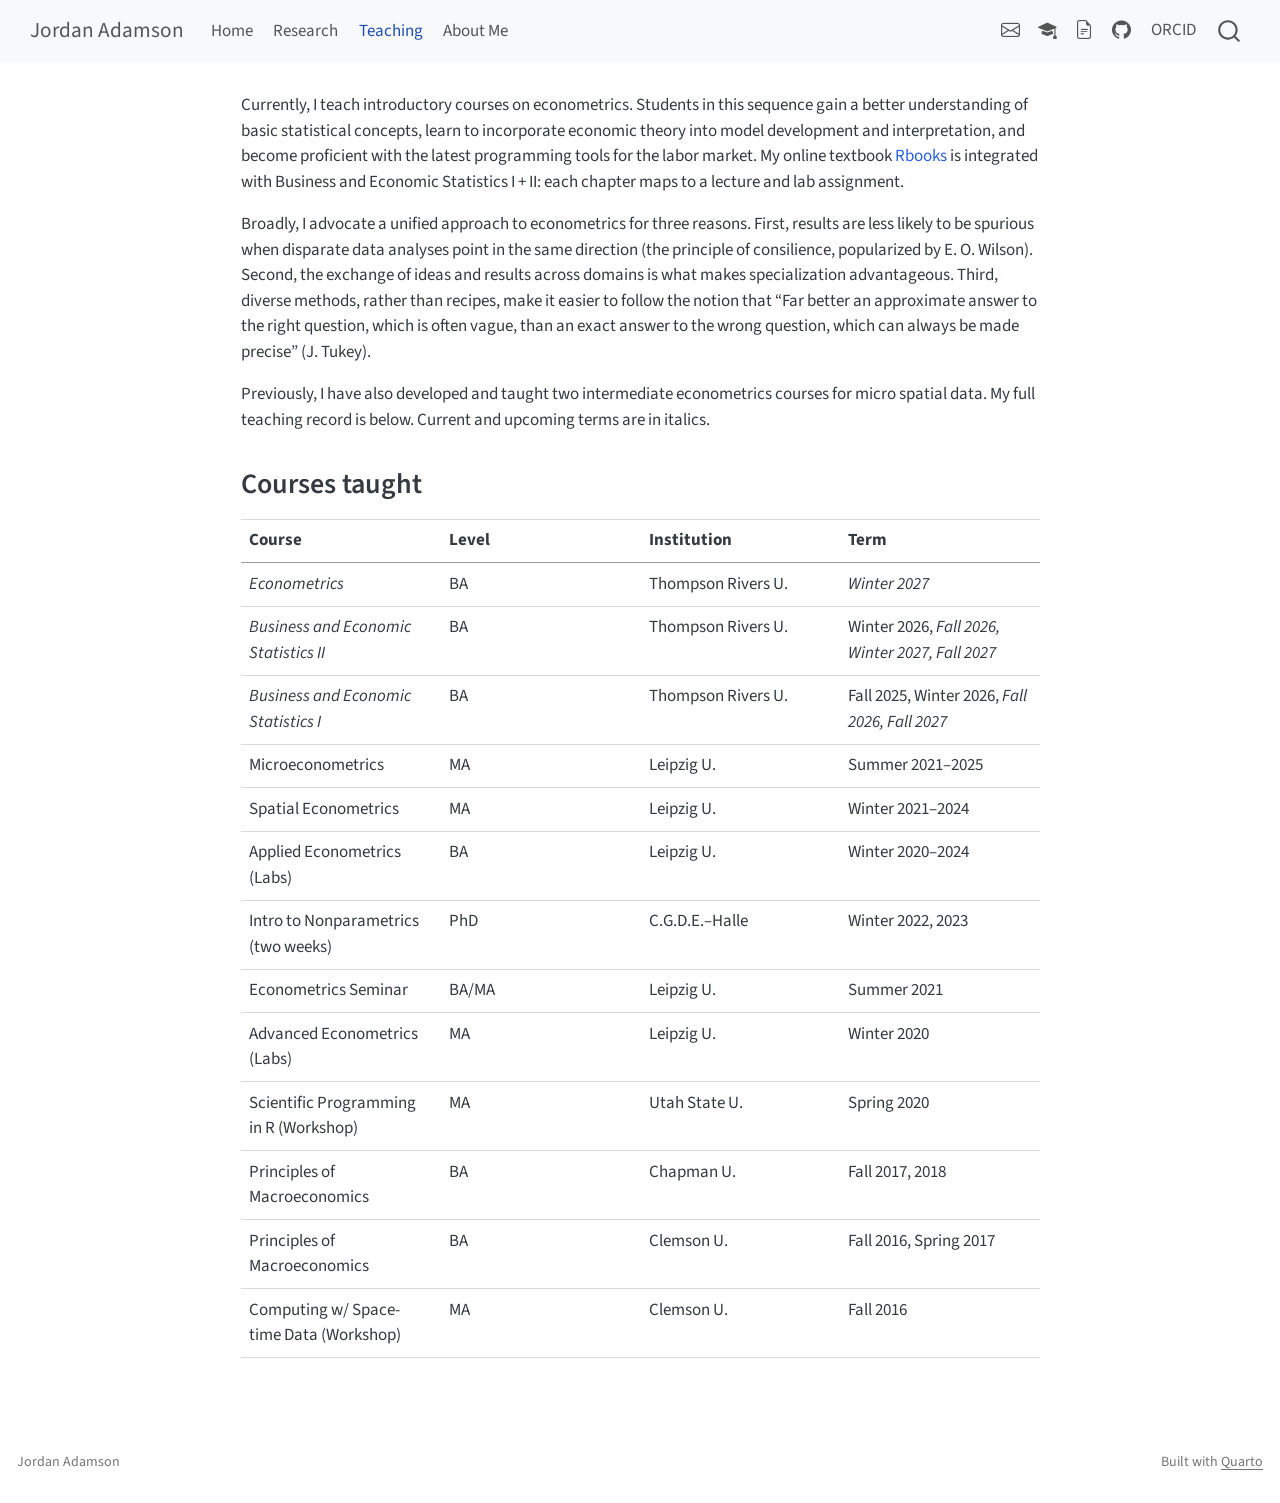
<file: pages/teaching.html>
<!DOCTYPE html>
<html xmlns="http://www.w3.org/1999/xhtml" lang="en" xml:lang="en"><head>

<meta charset="utf-8">
<meta name="generator" content="quarto-1.10.18">

<meta name="viewport" content="width=device-width, initial-scale=1.0, user-scalable=yes">

<meta name="description" content="Jordan Adamson’s econometrics and statistics teaching at Thompson Rivers University and Leipzig University, with a full record of courses taught.">

<title>Teaching – Jordan Adamson</title>
<style>
/* Default styles provided by pandoc.
** See https://pandoc.org/MANUAL.html#variables-for-html for config info.
*/
span.smallcaps{font-variant: small-caps;}
div.columns{display: flex; gap: 1.5em;}
div.column{flex: auto;}
@media screen {
div.columns{gap: min(4vw, 1.5em);}
div.column{overflow-x: auto;}
}
div.hanging-indent{margin-left: 1.5em; text-indent: -1.5em;}
ul.task-list{list-style: none;}
ul.task-list li input[type="checkbox"] {
  width: 0.8em;
  margin: 0 0.8em 0.2em -1em; /* quarto-specific, see https://github.com/quarto-dev/quarto-cli/issues/4556 */ 
  vertical-align: middle;
}
</style>


<script src="../site_libs/quarto-nav/quarto-nav.js"></script>
<script src="../site_libs/quarto-nav/headroom.min.js"></script>
<script src="../site_libs/clipboard/clipboard.min.js"></script>
<script src="../site_libs/quarto-search/autocomplete.umd.js"></script>
<script src="../site_libs/quarto-search/fuse.min.js"></script>
<script src="../site_libs/quarto-search/quarto-search.js"></script>
<meta name="quarto:offset" content="../">
<link href="../assets/favicon.png" rel="icon" type="image/png">
<script src="../site_libs/quarto-html/quarto.js" type="module"></script>
<script src="../site_libs/quarto-html/tabsets/tabsets.js" type="module"></script>
<script src="../site_libs/quarto-html/popper.min.js"></script>
<script src="../site_libs/quarto-html/tippy.umd.min.js"></script>
<script src="../site_libs/quarto-html/anchor.min.js"></script>
<link href="../site_libs/quarto-html/tippy.css" rel="stylesheet">
<link href="../site_libs/quarto-html/quarto-syntax-highlighting-64a204ab8560d761af7679ceaba22944.css" rel="stylesheet" id="quarto-text-highlighting-styles">
<script src="../site_libs/bootstrap/bootstrap.min.js"></script>
<link href="../site_libs/bootstrap/bootstrap-icons.css" rel="stylesheet">
<link href="../site_libs/bootstrap/bootstrap-32643bc00688b413a4b4dac13675c875.min.css" rel="stylesheet" append-hash="true" id="quarto-bootstrap" data-mode="light">
<script id="quarto-search-options" type="application/json">{
  "location": "navbar",
  "copy-button": false,
  "collapse-after": 3,
  "panel-placement": "end",
  "type": "overlay",
  "limit": 50,
  "keyboard-shortcut": [
    "f",
    "/",
    "s"
  ],
  "show-item-context": false,
  "language": {
    "search-no-results-text": "No results",
    "search-matching-documents-text": "matching documents",
    "search-copy-link-title": "Copy link to search",
    "search-hide-matches-text": "Hide additional matches",
    "search-more-match-text": "more match in this document",
    "search-more-matches-text": "more matches in this document",
    "search-clear-button-title": "Clear",
    "search-text-placeholder": "",
    "search-detached-cancel-button-title": "Cancel",
    "search-submit-button-title": "Submit",
    "search-label": "Search"
  }
}</script>


<link rel="stylesheet" href="../assets/styles.css">
<meta property="og:title" content="Teaching – Jordan Adamson">
<meta property="og:description" content="Jordan Adamson’s econometrics and statistics teaching at Thompson Rivers University and Leipzig University, with a full record of courses taught.">
<meta property="og:image" content="https://jadamso.github.io/assets/images/2025_virginiatech.jpg">
<meta property="og:site_name" content="Jordan Adamson">
<meta name="twitter:title" content="Teaching – Jordan Adamson">
<meta name="twitter:description" content="Jordan Adamson’s econometrics and statistics teaching at Thompson Rivers University and Leipzig University, with a full record of courses taught.">
<meta name="twitter:image" content="https://jadamso.github.io/assets/images/2025_virginiatech.jpg">
<meta name="twitter:card" content="summary">
</head>

<body class="nav-fixed fullcontent quarto-light">

<div id="quarto-search-results"></div>
  <header id="quarto-header" class="headroom fixed-top">
    <nav class="navbar navbar-expand-lg " data-bs-theme="dark">
      <div class="navbar-container container-fluid">
      <div class="navbar-brand-container mx-auto">
    <a class="navbar-brand" href="../index.html">
    <span class="navbar-title">Jordan Adamson</span>
    </a>
  </div>
            <div id="quarto-search" class="" title="Search"></div>
          <button class="navbar-toggler" type="button" data-bs-toggle="collapse" data-bs-target="#navbarCollapse" aria-controls="navbarCollapse" role="menu" aria-expanded="false" aria-label="Toggle navigation" onclick="if (window.quartoToggleHeadroom) { window.quartoToggleHeadroom(); }">
  <span class="navbar-toggler-icon"></span>
</button>
          <div class="collapse navbar-collapse" id="navbarCollapse">
            <ul class="navbar-nav navbar-nav-scroll me-auto">
  <li class="nav-item">
    <a class="nav-link" href="../index.html"> 
<span class="menu-text">Home</span></a>
  </li>  
  <li class="nav-item">
    <a class="nav-link" href="../pages/research.html"> 
<span class="menu-text">Research</span></a>
  </li>  
  <li class="nav-item">
    <a class="nav-link active" href="../pages/teaching.html" aria-current="page"> 
<span class="menu-text">Teaching</span></a>
  </li>  
  <li class="nav-item">
    <a class="nav-link" href="../pages/about.html"> 
<span class="menu-text">About Me</span></a>
  </li>  
</ul>
            <ul class="navbar-nav navbar-nav-scroll ms-auto">
  <li class="nav-item compact">
    <a class="nav-link" href="mailto:jadamson@tru.ca"> <i class="bi bi-envelope" role="img" aria-label="Email">
</i> 
<span class="menu-text"></span></a>
  </li>  
  <li class="nav-item compact">
    <a class="nav-link" href="https://scholar.google.com/citations?user=iS6si_YAAAAJ"> <i class="bi bi-mortarboard-fill" role="img" aria-label="Google Scholar">
</i> 
<span class="menu-text"></span></a>
  </li>  
  <li class="nav-item compact">
    <a class="nav-link" href="https://papers.ssrn.com/sol3/cf_dev/AbsByAuth.cfm?per_id=3161927"> <i class="bi bi-file-earmark-text" role="img" aria-label="SSRN">
</i> 
<span class="menu-text"></span></a>
  </li>  
  <li class="nav-item compact">
    <a class="nav-link" href="https://github.com/Jadamso"> <i class="bi bi-github" role="img" aria-label="GitHub">
</i> 
<span class="menu-text"></span></a>
  </li>  
  <li class="nav-item">
    <a class="nav-link" href="https://orcid.org/0000-0003-3916-6211"> 
<span class="menu-text">ORCID</span></a>
  </li>  
</ul>
          </div> <!-- /navcollapse -->
            <div class="quarto-navbar-tools">
</div>
      </div> <!-- /container-fluid -->
    </nav>
</header>
<!-- content -->
<div id="quarto-content" class="quarto-container page-columns page-rows-contents page-layout-article page-navbar">
<!-- sidebar -->
<!-- margin-sidebar -->
    
<!-- main -->
<main class="content" id="quarto-document-content"><header id="title-block-header" class="quarto-title-block"><h1 class="title display-7">Teaching</h1></header>

<header id="title-block-header">


</header>


<p>Currently, I teach introductory courses on econometrics. Students in this sequence gain a better understanding of basic statistical concepts, learn to incorporate economic theory into model development and interpretation, and become proficient with the latest programming tools for the labor market. My online textbook <a href="https://jadamso.github.io/Rbooks/">Rbooks</a> is integrated with Business and Economic Statistics I + II: each chapter maps to a lecture and lab assignment.</p>
<p>Broadly, I advocate a unified approach to econometrics for three reasons. First, results are less likely to be spurious when disparate data analyses point in the same direction (the principle of consilience, popularized by E. O. Wilson). Second, the exchange of ideas and results across domains is what makes specialization advantageous. Third, diverse methods, rather than recipes, make it easier to follow the notion that “Far better an approximate answer to the right question, which is often vague, than an exact answer to the wrong question, which can always be made precise” (J. Tukey).</p>
<p>Previously, I have also developed and taught two intermediate econometrics courses for micro spatial data. My full teaching record is below. Current and upcoming terms are in italics.</p>
<section id="courses-taught" class="level2">
<h2 class="anchored" data-anchor-id="courses-taught">Courses taught</h2>
<table class="caption-top table">
<colgroup>
<col style="width: 25%">
<col style="width: 25%">
<col style="width: 25%">
<col style="width: 25%">
</colgroup>
<thead>
<tr class="header">
<th>Course</th>
<th>Level</th>
<th>Institution</th>
<th>Term</th>
</tr>
</thead>
<tbody>
<tr class="odd">
<td><em>Econometrics</em></td>
<td>BA</td>
<td>Thompson Rivers U.</td>
<td><em>Winter 2027</em></td>
</tr>
<tr class="even">
<td><em>Business and Economic Statistics II</em></td>
<td>BA</td>
<td>Thompson Rivers U.</td>
<td>Winter 2026, <em>Fall 2026, Winter 2027, Fall 2027</em></td>
</tr>
<tr class="odd">
<td><em>Business and Economic Statistics I</em></td>
<td>BA</td>
<td>Thompson Rivers U.</td>
<td>Fall 2025, Winter 2026, <em>Fall 2026, Fall 2027</em></td>
</tr>
<tr class="even">
<td>Microeconometrics</td>
<td>MA</td>
<td>Leipzig U.</td>
<td>Summer 2021–2025</td>
</tr>
<tr class="odd">
<td>Spatial Econometrics</td>
<td>MA</td>
<td>Leipzig U.</td>
<td>Winter 2021–2024</td>
</tr>
<tr class="even">
<td>Applied Econometrics (Labs)</td>
<td>BA</td>
<td>Leipzig U.</td>
<td>Winter 2020–2024</td>
</tr>
<tr class="odd">
<td>Intro to Nonparametrics (two weeks)</td>
<td>PhD</td>
<td>C.G.D.E.–Halle</td>
<td>Winter 2022, 2023</td>
</tr>
<tr class="even">
<td>Econometrics Seminar</td>
<td>BA/MA</td>
<td>Leipzig U.</td>
<td>Summer 2021</td>
</tr>
<tr class="odd">
<td>Advanced Econometrics (Labs)</td>
<td>MA</td>
<td>Leipzig U.</td>
<td>Winter 2020</td>
</tr>
<tr class="even">
<td>Scientific Programming in R (Workshop)</td>
<td>MA</td>
<td>Utah State U.</td>
<td>Spring 2020</td>
</tr>
<tr class="odd">
<td>Principles of Macroeconomics</td>
<td>BA</td>
<td>Chapman U.</td>
<td>Fall 2017, 2018</td>
</tr>
<tr class="even">
<td>Principles of Macroeconomics</td>
<td>BA</td>
<td>Clemson U.</td>
<td>Fall 2016, Spring 2017</td>
</tr>
<tr class="odd">
<td>Computing w/ Space-time Data (Workshop)</td>
<td>MA</td>
<td>Clemson U.</td>
<td>Fall 2016</td>
</tr>
</tbody>
</table>


</section>

</main> <!-- /main -->
<script id="quarto-html-after-body" type="application/javascript">
  window.document.addEventListener("DOMContentLoaded", function (event) {
    const icon = "";
    const anchorJS = new window.AnchorJS();
    anchorJS.options = {
      placement: 'right',
      icon: icon
    };
    anchorJS.add('.anchored');
    const isCodeAnnotation = (el) => {
      for (const clz of el.classList) {
        if (clz.startsWith('code-annotation-')) {                     
          return true;
        }
      }
      return false;
    }
    const onCopySuccess = function(e) {
      // button target
      const button = e.trigger;
      // don't keep focus
      button.blur();
      // flash "checked"
      button.classList.add('code-copy-button-checked');
      var currentTitle = button.getAttribute("title");
      button.setAttribute("title", "Copied!");
      let tooltip;
      if (window.bootstrap) {
        button.setAttribute("data-bs-toggle", "tooltip");
        button.setAttribute("data-bs-placement", "left");
        button.setAttribute("data-bs-title", "Copied!");
        tooltip = new bootstrap.Tooltip(button, 
          { trigger: "manual", 
            customClass: "code-copy-button-tooltip",
            offset: [0, -8]});
        tooltip.show();    
      }
      setTimeout(function() {
        if (tooltip) {
          tooltip.hide();
          button.removeAttribute("data-bs-title");
          button.removeAttribute("data-bs-toggle");
          button.removeAttribute("data-bs-placement");
        }
        button.setAttribute("title", currentTitle);
        button.classList.remove('code-copy-button-checked');
      }, 1000);
      // clear code selection
      e.clearSelection();
    }
    const getTextToCopy = function(trigger) {
      const outerScaffold = trigger.parentElement.cloneNode(true);
      const codeEl = outerScaffold.querySelector('code');
      for (const childEl of codeEl.children) {
        if (isCodeAnnotation(childEl)) {
          childEl.remove();
        }
      }
      return codeEl.innerText;
    }
    const clipboard = new window.ClipboardJS('.code-copy-button:not([data-in-quarto-modal])', {
      text: getTextToCopy
    });
    clipboard.on('success', onCopySuccess);
    if (window.document.getElementById('quarto-embedded-source-code-modal')) {
      const clipboardModal = new window.ClipboardJS('.code-copy-button[data-in-quarto-modal]', {
        text: getTextToCopy,
        container: window.document.getElementById('quarto-embedded-source-code-modal')
      });
      clipboardModal.on('success', onCopySuccess);
    }
      var localhostRegex = new RegExp(/^(?:http|https):\/\/localhost\:?[0-9]*\//);
      var mailtoRegex = new RegExp(/^mailto:/);
        var filterRegex = new RegExp("https:\/\/jadamso\.github\.io");
      var isInternal = (href) => {
          return filterRegex.test(href) || localhostRegex.test(href) || mailtoRegex.test(href);
      }
      // Inspect non-navigation links and adorn them if external
     var links = window.document.querySelectorAll('a[href]:not(.nav-link):not(.navbar-brand):not(.toc-action):not(.sidebar-link):not(.sidebar-item-toggle):not(.pagination-link):not(.no-external):not([aria-hidden]):not(.dropdown-item):not(.quarto-navigation-tool):not(.about-link)');
      for (var i=0; i<links.length; i++) {
        const link = links[i];
        if (!isInternal(link.href)) {
          // undo the damage that might have been done by quarto-nav.js in the case of
          // links that we want to consider external
          if (link.dataset.originalHref !== undefined) {
            link.href = link.dataset.originalHref;
          }
        }
      }
    function tippyHover(el, contentFn, onTriggerFn, onUntriggerFn) {
      const config = {
        allowHTML: true,
        maxWidth: 500,
        delay: 100,
        arrow: false,
        appendTo: function(el) {
            return el.parentElement;
        },
        interactive: true,
        interactiveBorder: 10,
        theme: 'quarto',
        placement: 'bottom-start',
      };
      if (contentFn) {
        config.content = contentFn;
      }
      if (onTriggerFn) {
        config.onTrigger = onTriggerFn;
      }
      if (onUntriggerFn) {
        config.onUntrigger = onUntriggerFn;
      }
      window.tippy(el, config); 
    }
    const noterefs = window.document.querySelectorAll('a[role="doc-noteref"]');
    for (var i=0; i<noterefs.length; i++) {
      const ref = noterefs[i];
      tippyHover(ref, function() {
        // use id or data attribute instead here
        let href = ref.getAttribute('data-footnote-href') || ref.getAttribute('href');
        try { href = new URL(href).hash; } catch {}
        const id = href.replace(/^#\/?/, "");
        const note = window.document.getElementById(id);
        if (note) {
          return note.innerHTML;
        } else {
          return "";
        }
      });
    }
    const xrefs = window.document.querySelectorAll('a.quarto-xref');
    const processXRef = (id, note) => {
      // Strip column container classes
      const stripColumnClz = (el) => {
        el.classList.remove("page-full", "page-columns");
        if (el.children) {
          for (const child of el.children) {
            stripColumnClz(child);
          }
        }
      }
      stripColumnClz(note)
      if (id === null || id.startsWith('sec-')) {
        // Special case sections, only their first couple elements
        const container = document.createElement("div");
        if (note.children && note.children.length > 2) {
          container.appendChild(note.children[0].cloneNode(true));
          for (let i = 1; i < note.children.length; i++) {
            const child = note.children[i];
            if (child.tagName === "P" && child.innerText === "") {
              continue;
            } else {
              container.appendChild(child.cloneNode(true));
              break;
            }
          }
          if (window.Quarto?.typesetMath) {
            window.Quarto.typesetMath(container);
          }
          return container.innerHTML
        } else {
          if (window.Quarto?.typesetMath) {
            window.Quarto.typesetMath(note);
          }
          return note.innerHTML;
        }
      } else {
        // Remove any anchor links if they are present
        const anchorLink = note.querySelector('a.anchorjs-link');
        if (anchorLink) {
          anchorLink.remove();
        }
        if (window.Quarto?.typesetMath) {
          window.Quarto.typesetMath(note);
        }
        if (note.classList.contains("callout")) {
          return note.outerHTML;
        } else {
          return note.innerHTML;
        }
      }
    }
    for (var i=0; i<xrefs.length; i++) {
      const xref = xrefs[i];
      tippyHover(xref, undefined, function(instance) {
        instance.disable();
        let url = xref.getAttribute('href');
        let hash = undefined; 
        if (url.startsWith('#')) {
          hash = url;
        } else {
          try { hash = new URL(url).hash; } catch {}
        }
        if (hash) {
          const id = hash.replace(/^#\/?/, "");
          const note = window.document.getElementById(id);
          if (note !== null) {
            try {
              const html = processXRef(id, note.cloneNode(true));
              instance.setContent(html);
            } finally {
              instance.enable();
              instance.show();
            }
          } else {
            // See if we can fetch this
            fetch(url.split('#')[0])
            .then(res => res.text())
            .then(html => {
              const parser = new DOMParser();
              const htmlDoc = parser.parseFromString(html, "text/html");
              const note = htmlDoc.getElementById(id);
              if (note !== null) {
                const html = processXRef(id, note);
                instance.setContent(html);
              } 
            }).finally(() => {
              instance.enable();
              instance.show();
            });
          }
        } else {
          // See if we can fetch a full url (with no hash to target)
          // This is a special case and we should probably do some content thinning / targeting
          fetch(url)
          .then(res => res.text())
          .then(html => {
            const parser = new DOMParser();
            const htmlDoc = parser.parseFromString(html, "text/html");
            const note = htmlDoc.querySelector('main.content');
            if (note !== null) {
              // This should only happen for chapter cross references
              // (since there is no id in the URL)
              // remove the first header
              if (note.children.length > 0 && note.children[0].tagName === "HEADER") {
                note.children[0].remove();
              }
              const html = processXRef(null, note);
              instance.setContent(html);
            } 
          }).finally(() => {
            instance.enable();
            instance.show();
          });
        }
      }, function(instance) {
      });
    }
        let selectedAnnoteEl;
        const selectorForAnnotation = ( cell, annotation) => {
          let cellAttr = 'data-code-cell="' + cell + '"';
          let lineAttr = 'data-code-annotation="' +  annotation + '"';
          const selector = 'span[' + cellAttr + '][' + lineAttr + ']';
          return selector;
        }
        const selectCodeLines = (annoteEl) => {
          const doc = window.document;
          const targetCell = annoteEl.getAttribute("data-target-cell");
          const targetAnnotation = annoteEl.getAttribute("data-target-annotation");
          const annoteSpan = window.document.querySelector(selectorForAnnotation(targetCell, targetAnnotation));
          const lines = annoteSpan.getAttribute("data-code-lines").split(",");
          const lineIds = lines.map((line) => {
            return targetCell + "-" + line;
          })
          let top = null;
          let height = null;
          let parent = null;
          if (lineIds.length > 0) {
              //compute the position of the single el (top and bottom and make a div)
              const el = window.document.getElementById(lineIds[0]);
              top = el.offsetTop;
              height = el.offsetHeight;
              parent = el.parentElement.parentElement;
            if (lineIds.length > 1) {
              const lastEl = window.document.getElementById(lineIds[lineIds.length - 1]);
              const bottom = lastEl.offsetTop + lastEl.offsetHeight;
              height = bottom - top;
            }
            if (top !== null && height !== null && parent !== null) {
              // cook up a div (if necessary) and position it 
              let div = window.document.getElementById("code-annotation-line-highlight");
              if (div === null) {
                div = window.document.createElement("div");
                div.setAttribute("id", "code-annotation-line-highlight");
                div.style.position = 'absolute';
                parent.appendChild(div);
              }
              div.style.top = top - 2 + "px";
              div.style.height = height + 4 + "px";
              div.style.left = 0;
              let gutterDiv = window.document.getElementById("code-annotation-line-highlight-gutter");
              if (gutterDiv === null) {
                gutterDiv = window.document.createElement("div");
                gutterDiv.setAttribute("id", "code-annotation-line-highlight-gutter");
                gutterDiv.style.position = 'absolute';
                const codeCell = window.document.getElementById(targetCell);
                const gutter = codeCell.querySelector('.code-annotation-gutter');
                gutter.appendChild(gutterDiv);
              }
              gutterDiv.style.top = top - 2 + "px";
              gutterDiv.style.height = height + 4 + "px";
            }
            selectedAnnoteEl = annoteEl;
          }
        };
        const unselectCodeLines = () => {
          const elementsIds = ["code-annotation-line-highlight", "code-annotation-line-highlight-gutter"];
          elementsIds.forEach((elId) => {
            const div = window.document.getElementById(elId);
            if (div) {
              div.remove();
            }
          });
          selectedAnnoteEl = undefined;
        };
          // Handle positioning of the toggle
      window.addEventListener(
        "resize",
        throttle(() => {
          elRect = undefined;
          if (selectedAnnoteEl) {
            selectCodeLines(selectedAnnoteEl);
          }
        }, 10)
      );
      function throttle(fn, ms) {
      let throttle = false;
      let timer;
        return (...args) => {
          if(!throttle) { // first call gets through
              fn.apply(this, args);
              throttle = true;
          } else { // all the others get throttled
              if(timer) clearTimeout(timer); // cancel #2
              timer = setTimeout(() => {
                fn.apply(this, args);
                timer = throttle = false;
              }, ms);
          }
        };
      }
        // Attach click handler to the DT
        const annoteDls = window.document.querySelectorAll('dt[data-target-cell]');
        for (const annoteDlNode of annoteDls) {
          annoteDlNode.addEventListener('click', (event) => {
            const clickedEl = event.target;
            if (clickedEl !== selectedAnnoteEl) {
              unselectCodeLines();
              const activeEl = window.document.querySelector('dt[data-target-cell].code-annotation-active');
              if (activeEl) {
                activeEl.classList.remove('code-annotation-active');
              }
              selectCodeLines(clickedEl);
              clickedEl.classList.add('code-annotation-active');
            } else {
              // Unselect the line
              unselectCodeLines();
              clickedEl.classList.remove('code-annotation-active');
            }
          });
        }
    const findCites = (el) => {
      const parentEl = el.parentElement;
      if (parentEl) {
        const cites = parentEl.dataset.cites;
        if (cites) {
          return {
            el,
            cites: cites.split(' ')
          };
        } else {
          return findCites(el.parentElement)
        }
      } else {
        return undefined;
      }
    };
    var bibliorefs = window.document.querySelectorAll('a[role="doc-biblioref"]');
    for (var i=0; i<bibliorefs.length; i++) {
      const ref = bibliorefs[i];
      const citeInfo = findCites(ref);
      if (citeInfo) {
        tippyHover(citeInfo.el, function() {
          var popup = window.document.createElement('div');
          citeInfo.cites.forEach(function(cite) {
            var citeDiv = window.document.createElement('div');
            citeDiv.classList.add('hanging-indent');
            citeDiv.classList.add('csl-entry');
            var biblioDiv = window.document.getElementById('ref-' + cite);
            if (biblioDiv) {
              citeDiv.innerHTML = biblioDiv.innerHTML;
            }
            popup.appendChild(citeDiv);
          });
          return popup.innerHTML;
        });
      }
    }
  });
  </script>
</div> <!-- /content -->
<footer class="footer">
  <div class="nav-footer">
    <div class="nav-footer-left">
<p>Jordan Adamson</p>
</div>   
    <div class="nav-footer-center">
      &nbsp;
    </div>
    <div class="nav-footer-right">
<p>Built with <a href="https://quarto.org">Quarto</a></p>
</div>
  </div>
</footer>




</body></html>
</file>
<file: site_libs/quarto-html/tippy.css>
.tippy-box[data-animation=fade][data-state=hidden]{opacity:0}[data-tippy-root]{max-width:calc(100vw - 10px)}.tippy-box{position:relative;background-color:#333;color:#fff;border-radius:4px;font-size:14px;line-height:1.4;white-space:normal;outline:0;transition-property:transform,visibility,opacity}.tippy-box[data-placement^=top]>.tippy-arrow{bottom:0}.tippy-box[data-placement^=top]>.tippy-arrow:before{bottom:-7px;left:0;border-width:8px 8px 0;border-top-color:initial;transform-origin:center top}.tippy-box[data-placement^=bottom]>.tippy-arrow{top:0}.tippy-box[data-placement^=bottom]>.tippy-arrow:before{top:-7px;left:0;border-width:0 8px 8px;border-bottom-color:initial;transform-origin:center bottom}.tippy-box[data-placement^=left]>.tippy-arrow{right:0}.tippy-box[data-placement^=left]>.tippy-arrow:before{border-width:8px 0 8px 8px;border-left-color:initial;right:-7px;transform-origin:center left}.tippy-box[data-placement^=right]>.tippy-arrow{left:0}.tippy-box[data-placement^=right]>.tippy-arrow:before{left:-7px;border-width:8px 8px 8px 0;border-right-color:initial;transform-origin:center right}.tippy-box[data-inertia][data-state=visible]{transition-timing-function:cubic-bezier(.54,1.5,.38,1.11)}.tippy-arrow{width:16px;height:16px;color:#333}.tippy-arrow:before{content:"";position:absolute;border-color:transparent;border-style:solid}.tippy-content{position:relative;padding:5px 9px;z-index:1}
</file>
<file: site_libs/quarto-html/quarto-syntax-highlighting-64a204ab8560d761af7679ceaba22944.css>
/* quarto syntax highlight colors */
:root {
  --quarto-hl-ot-color: #003B4F;
  --quarto-hl-at-color: #657422;
  --quarto-hl-ss-color: #20794D;
  --quarto-hl-an-color: #5E5E5E;
  --quarto-hl-fu-color: #4758AB;
  --quarto-hl-st-color: #20794D;
  --quarto-hl-cf-color: #003B4F;
  --quarto-hl-op-color: #5E5E5E;
  --quarto-hl-er-color: #AD0000;
  --quarto-hl-bn-color: #AD0000;
  --quarto-hl-al-color: #AD0000;
  --quarto-hl-va-color: #111111;
  --quarto-hl-bu-color: inherit;
  --quarto-hl-ex-color: inherit;
  --quarto-hl-pp-color: #AD0000;
  --quarto-hl-in-color: #5E5E5E;
  --quarto-hl-vs-color: #20794D;
  --quarto-hl-wa-color: #5E5E5E;
  --quarto-hl-do-color: #5E5E5E;
  --quarto-hl-im-color: #00769E;
  --quarto-hl-ch-color: #20794D;
  --quarto-hl-dt-color: #AD0000;
  --quarto-hl-fl-color: #AD0000;
  --quarto-hl-co-color: #5E5E5E;
  --quarto-hl-cv-color: #5E5E5E;
  --quarto-hl-cn-color: #8f5902;
  --quarto-hl-sc-color: #5E5E5E;
  --quarto-hl-dv-color: #AD0000;
  --quarto-hl-kw-color: #003B4F;
}

/* other quarto variables */
:root {
  --quarto-font-monospace: SFMono-Regular, Menlo, Monaco, Consolas, "Liberation Mono", "Courier New", monospace;
}

/* syntax highlight based on Pandoc's rules */
pre > code.sourceCode > span {
  color: #003B4F;
}

code.sourceCode > span {
  color: #003B4F;
}

div.sourceCode,
div.sourceCode pre.sourceCode {
  color: #003B4F;
}

/* Normal */
code span {
  color: #003B4F;
}

/* Alert */
code span.al {
  color: #AD0000;
  font-style: inherit;
}

/* Annotation */
code span.an {
  color: #5E5E5E;
  font-style: inherit;
}

/* Attribute */
code span.at {
  color: #657422;
  font-style: inherit;
}

/* BaseN */
code span.bn {
  color: #AD0000;
  font-style: inherit;
}

/* BuiltIn */
code span.bu {
  font-style: inherit;
}

/* ControlFlow */
code span.cf {
  color: #003B4F;
  font-weight: bold;
  font-style: inherit;
}

/* Char */
code span.ch {
  color: #20794D;
  font-style: inherit;
}

/* Constant */
code span.cn {
  color: #8f5902;
  font-style: inherit;
}

/* Comment */
code span.co {
  color: #5E5E5E;
  font-style: inherit;
}

/* CommentVar */
code span.cv {
  color: #5E5E5E;
  font-style: italic;
}

/* Documentation */
code span.do {
  color: #5E5E5E;
  font-style: italic;
}

/* DataType */
code span.dt {
  color: #AD0000;
  font-style: inherit;
}

/* DecVal */
code span.dv {
  color: #AD0000;
  font-style: inherit;
}

/* Error */
code span.er {
  color: #AD0000;
  font-style: inherit;
}

/* Extension */
code span.ex {
  font-style: inherit;
}

/* Float */
code span.fl {
  color: #AD0000;
  font-style: inherit;
}

/* Function */
code span.fu {
  color: #4758AB;
  font-style: inherit;
}

/* Import */
code span.im {
  color: #00769E;
  font-style: inherit;
}

/* Information */
code span.in {
  color: #5E5E5E;
  font-style: inherit;
}

/* Keyword */
code span.kw {
  color: #003B4F;
  font-weight: bold;
  font-style: inherit;
}

/* Operator */
code span.op {
  color: #5E5E5E;
  font-style: inherit;
}

/* Other */
code span.ot {
  color: #003B4F;
  font-style: inherit;
}

/* Preprocessor */
code span.pp {
  color: #AD0000;
  font-style: inherit;
}

/* SpecialChar */
code span.sc {
  color: #5E5E5E;
  font-style: inherit;
}

/* SpecialString */
code span.ss {
  color: #20794D;
  font-style: inherit;
}

/* String */
code span.st {
  color: #20794D;
  font-style: inherit;
}

/* Variable */
code span.va {
  color: #111111;
  font-style: inherit;
}

/* VerbatimString */
code span.vs {
  color: #20794D;
  font-style: inherit;
}

/* Warning */
code span.wa {
  color: #5E5E5E;
  font-style: italic;
}

.prevent-inlining {
  content: "</";
}

/*# sourceMappingURL=9d8d5bb603a83b8298b89080a598c93b.css.map */
</file>
<file: assets/styles.css>
/* Site-wide tweaks */
.quarto-title-block .title {
  font-weight: 600;
}

/* Hide the per-page title block site-wide. The navbar brand carries the
   identity, page content carries the topic, and the browser tab still
   shows the page title from <title>. */
#title-block-header {
  display: none;
}

main a {
  text-decoration: none;
}
main a:hover {
  text-decoration: underline;
}

/* The Cosmo theme gives h2 a 1px border-bottom + 0.5rem padding. When an
   h2 is followed directly by a table (whose thead has its own top rule),
   the two render as a visible double underline. Drop the h2 rule and let
   font weight/size carry the section hierarchy. */
main h2,
main .h2 {
  border-bottom: none;
  padding-bottom: 0;
}

/* Bootstrap also stacks a border on both the thead element and each <th>
   cell, which renders as a double line under the table header row.
   Drop the per-cell one so only a single rule remains. */
.table > thead > tr > th {
  border-bottom: none;
}

/* Keep linked papers visible below the fixed navigation bar. */
.research-paper {
  scroll-margin-top: 6rem;
}
</file>
